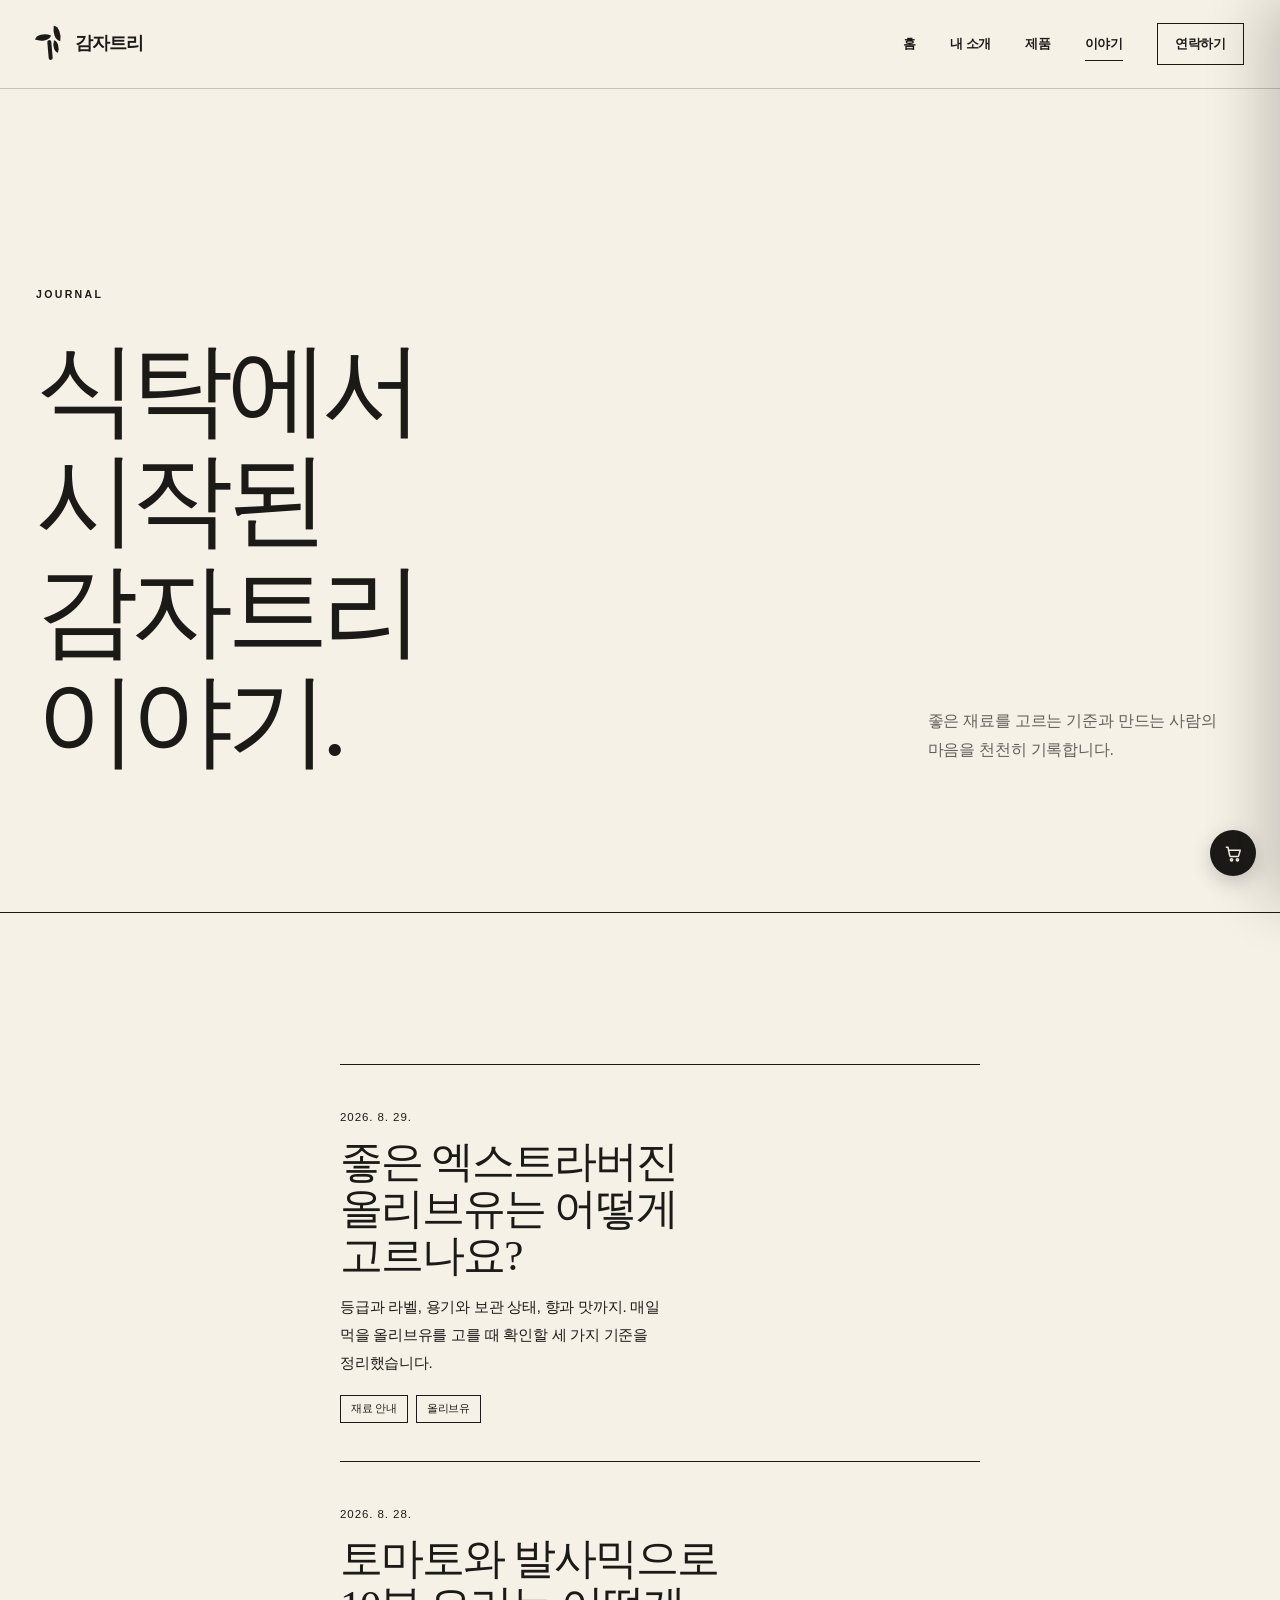
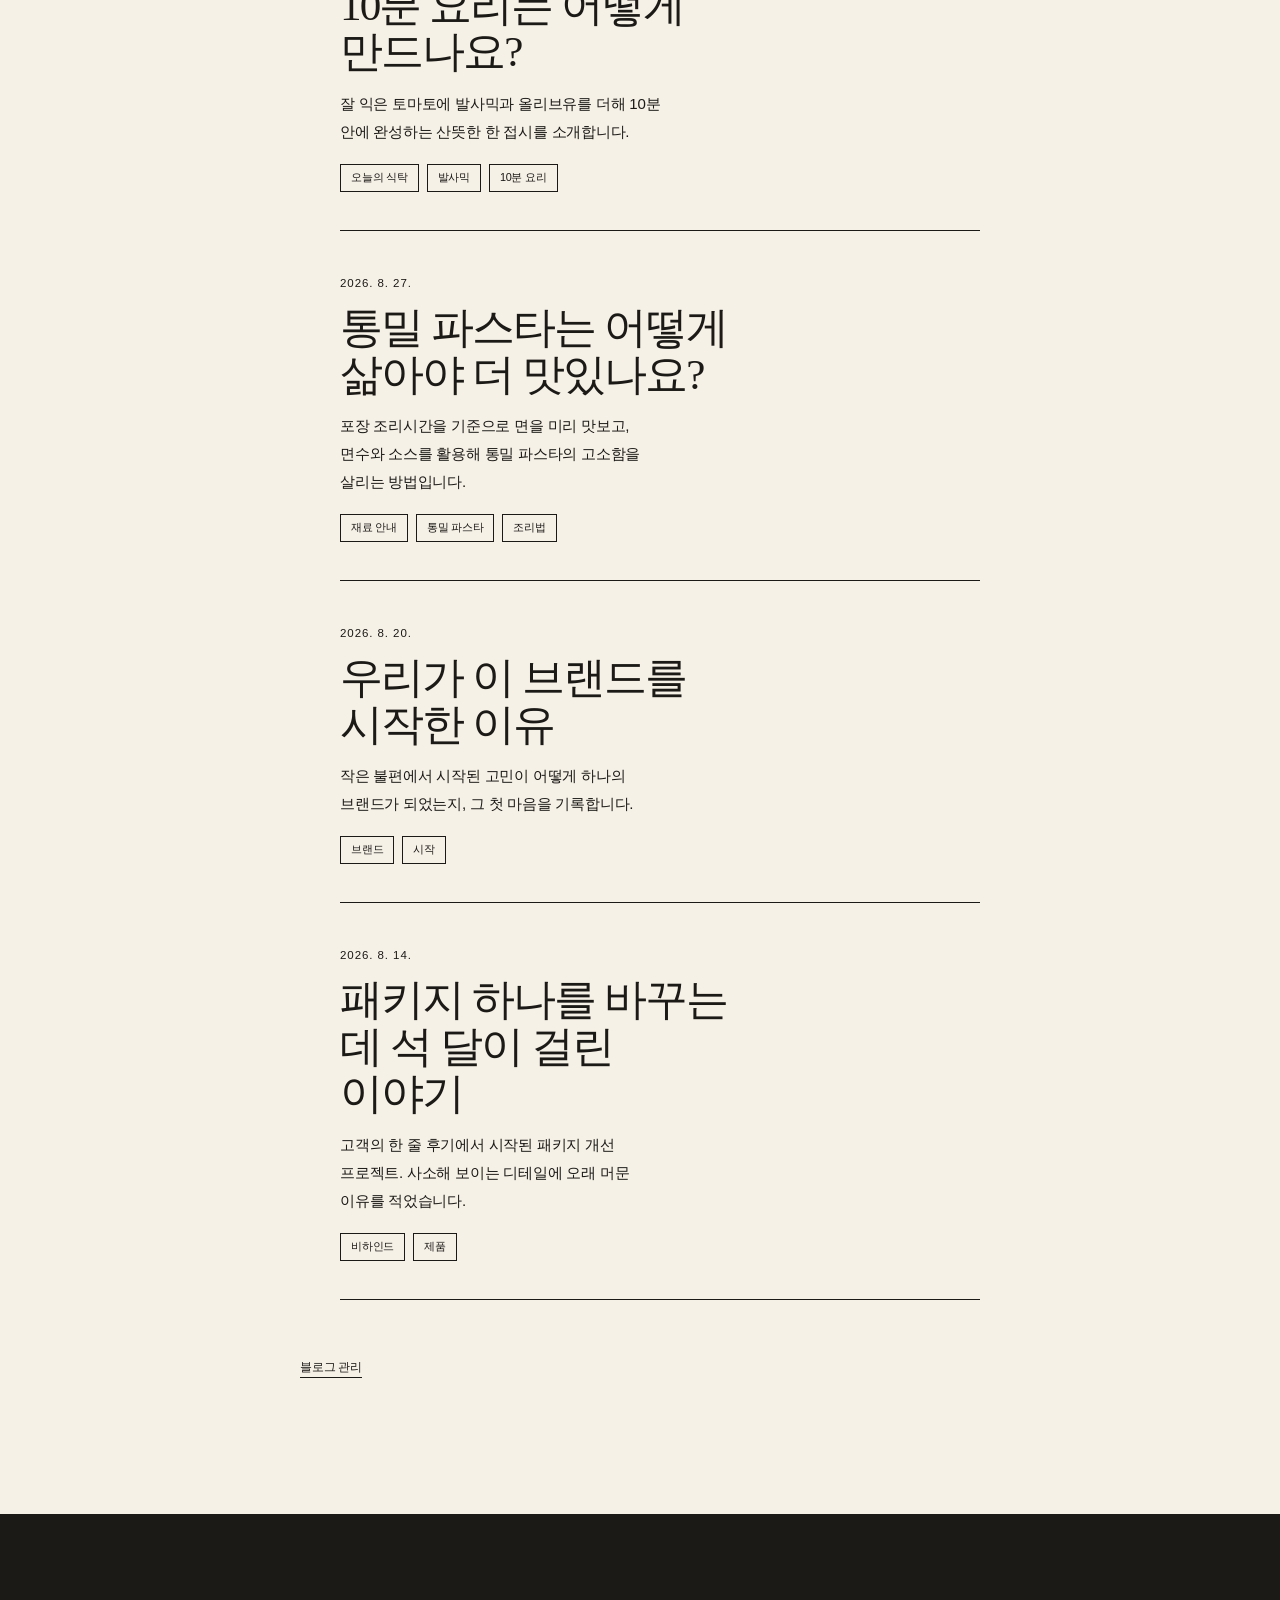
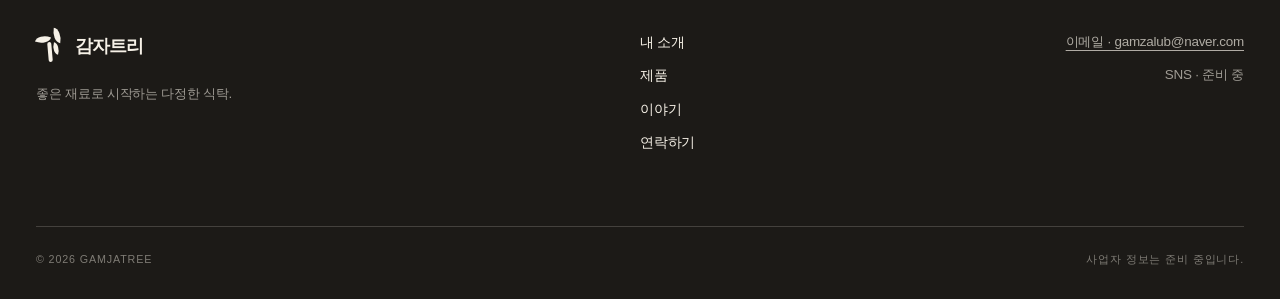
<file: story/index.html>
<!doctype html>
<html lang="ko">
<head>
  <meta charset="utf-8">
  <meta name="google-site-verification" content="6rtwMVO72HleAOvHGdn6claPq7hds24UF0OJw_m_YjY">
  <meta name="viewport" content="width=device-width, initial-scale=1">
  <meta name="description" content="감자트리의 식재료와 식탁 이야기를 기록합니다.">
  <meta name="theme-color" content="#F6F1E7">
  <title>이야기 — 감자트리</title>
  <link rel="stylesheet" href="../assets/style.css">
  <script src="../assets/main.js" defer></script>
  <style>
    .blog-index .page-hero { min-height: 72svh; }
    .blog-list-section { padding-block: max(15vh, 110px); }
    .blog-wrap { width: min(680px, calc(100% - 48px)); margin-inline: auto; }
    .blog-list { list-style: none; }
    .blog-card { border-top: 1px solid var(--ink); }
    .blog-card:last-child { border-bottom: 1px solid var(--ink); }
    .blog-card a { display: block; padding: 38px 0; color: inherit; text-decoration: none; }
    .blog-card time { font-size: .72rem; letter-spacing: .08em; }
    .blog-card h2 { max-width: 18ch; margin: 10px 0 14px; font-size: clamp(1.8rem, 4vw, 2.7rem); letter-spacing: -.045em; }
    .blog-card .summary { max-width: 40ch; font-size: .94rem; }
    .blog-tags { display: flex; gap: 8px; flex-wrap: wrap; margin-top: 18px; }
    .blog-tag { padding: 4px 10px; border: 1px solid var(--ink); font-size: .68rem; }
    .blog-admin { display: inline-block; margin-top: 42px; font-size: .72rem; border-bottom: 1px solid var(--ink); }
    .blog-empty { padding: 15vh 0; text-align: center; }
    .blog-empty strong { display: block; margin-bottom: 10px; font-family: var(--serif); font-size: 1.5rem; }
    @media (max-width: 640px) {
      .blog-wrap { width: min(100% - 32px, 680px); }
      .blog-card a { padding: 32px 0; }
    }
  </style>
  <link rel="stylesheet" href="../assets/cart.css">
</head>
<body class="blog-index">
  <a class="skip-link" href="#main">본문으로 바로가기</a>
  <header class="site-header">
    <div class="container nav-wrap">
      <a class="brand" href="../index.html" aria-label="감자트리 홈"><span class="brand-mark" aria-hidden="true"><i></i><i></i><i></i></span><span>감자트리</span></a>
      <button class="menu-button" type="button" aria-expanded="false" aria-controls="site-nav"><span class="sr-only">메뉴 열기</span><span></span><span></span></button>
      <nav class="site-nav" id="site-nav" aria-label="주요 메뉴">
        <a href="../index.html">홈</a><a href="../about.html">내 소개</a><a href="../products.html">제품</a><a href="./" aria-current="page">이야기</a><a class="nav-cta" href="../contact.html">연락하기</a>
      </nav>
    </div>
  </header>
  <main id="main">
    <section class="page-hero">
      <div class="container page-hero-grid">
        <div><p class="eyebrow">JOURNAL</p><h1>식탁에서 시작된<br>감자트리 이야기.</h1></div>
        <p class="page-intro">좋은 재료를 고르는 기준과 만드는 사람의 마음을 천천히 기록합니다.</p>
      </div>
    </section>
    <section class="blog-list-section" aria-label="이야기 목록">
      <div class="blog-wrap">
        <ul class="blog-list" id="list"></ul>
        <a class="blog-admin" href="admin.html">블로그 관리</a>
      </div>
    </section>
  </main>
<script>
(function(){
  var list = document.getElementById('list');

  function el(tag, cls, text){
    var n = document.createElement(tag);
    if (cls) n.className = cls;
    if (text != null) n.textContent = text;
    return n;
  }

  function fmtDate(s){
    var d = new Date(s + 'T00:00:00');
    if (isNaN(d)) return s || '';
    return d.getFullYear() + '. ' + (d.getMonth()+1) + '. ' + d.getDate() + '.';
  }

  function render(posts){
    if (!Array.isArray(posts) || posts.length === 0){
      var empty = el('div','blog-empty');
      empty.appendChild(el('strong', null, '아직 올라온 글이 없습니다'));
      empty.appendChild(document.createTextNode('첫 번째 이야기를 준비하고 있어요. 곧 만나요.'));
      list.replaceWith(empty);
      return;
    }
    posts = posts.slice().sort(function(a,b){
      return String(b.date||'').localeCompare(String(a.date||''));
    });
    posts.forEach(function(p){
      var li = el('li','blog-card');
      var a = el('a');
      a.href = p.url ? String(p.url) : 'post.html?id=' + encodeURIComponent(p.id || '');
      var t = el('time', null, fmtDate(p.date));
      t.setAttribute('datetime', String(p.date||''));
      a.appendChild(t);
      a.appendChild(el('h2', null, String(p.title || '(제목 없음)')));
      if (p.summary) a.appendChild(el('p','summary', String(p.summary)));
      if (Array.isArray(p.tags) && p.tags.length){
        var tags = el('div','blog-tags');
        p.tags.forEach(function(tg){ tags.appendChild(el('span','blog-tag', String(tg))); });
        a.appendChild(tags);
      }
      li.appendChild(a);
      list.appendChild(li);
    });
  }

  fetch('posts.json', {cache:'no-store'})
    .then(function(r){ if(!r.ok) throw new Error(r.status); return r.json(); })
    .then(render)
    .catch(function(){
      list.replaceWith(el('div','blog-empty','글 목록을 불러오지 못했습니다. 잠시 후 새로고침해 주세요.'));
    });
})();
</script>

  <footer class="site-footer">
    <div class="container footer-grid">
      <div><a class="brand footer-brand" href="../index.html"><span class="brand-mark" aria-hidden="true"><i></i><i></i><i></i></span><span>감자트리</span></a><p>좋은 재료로 시작하는 다정한 식탁.</p></div>
      <div class="footer-links"><a href="../about.html">내 소개</a><a href="../products.html">제품</a><a href="./" aria-current="page">이야기</a><a href="../contact.html">연락하기</a></div>
      <div class="footer-contact"><a href="mailto:gamzalub@naver.com" target="_blank" rel="noopener noreferrer">이메일 · gamzalub@naver.com</a><p class="footer-social-pending">SNS · 준비 중</p></div>
    </div>
    <div class="container footer-bottom"><span>© <span data-year></span> GAMJATREE</span><span>사업자 정보는 준비 중입니다.</span></div>
  </footer>
  <script src="../assets/cart.js" defer></script>
</body>
</html>
</file>
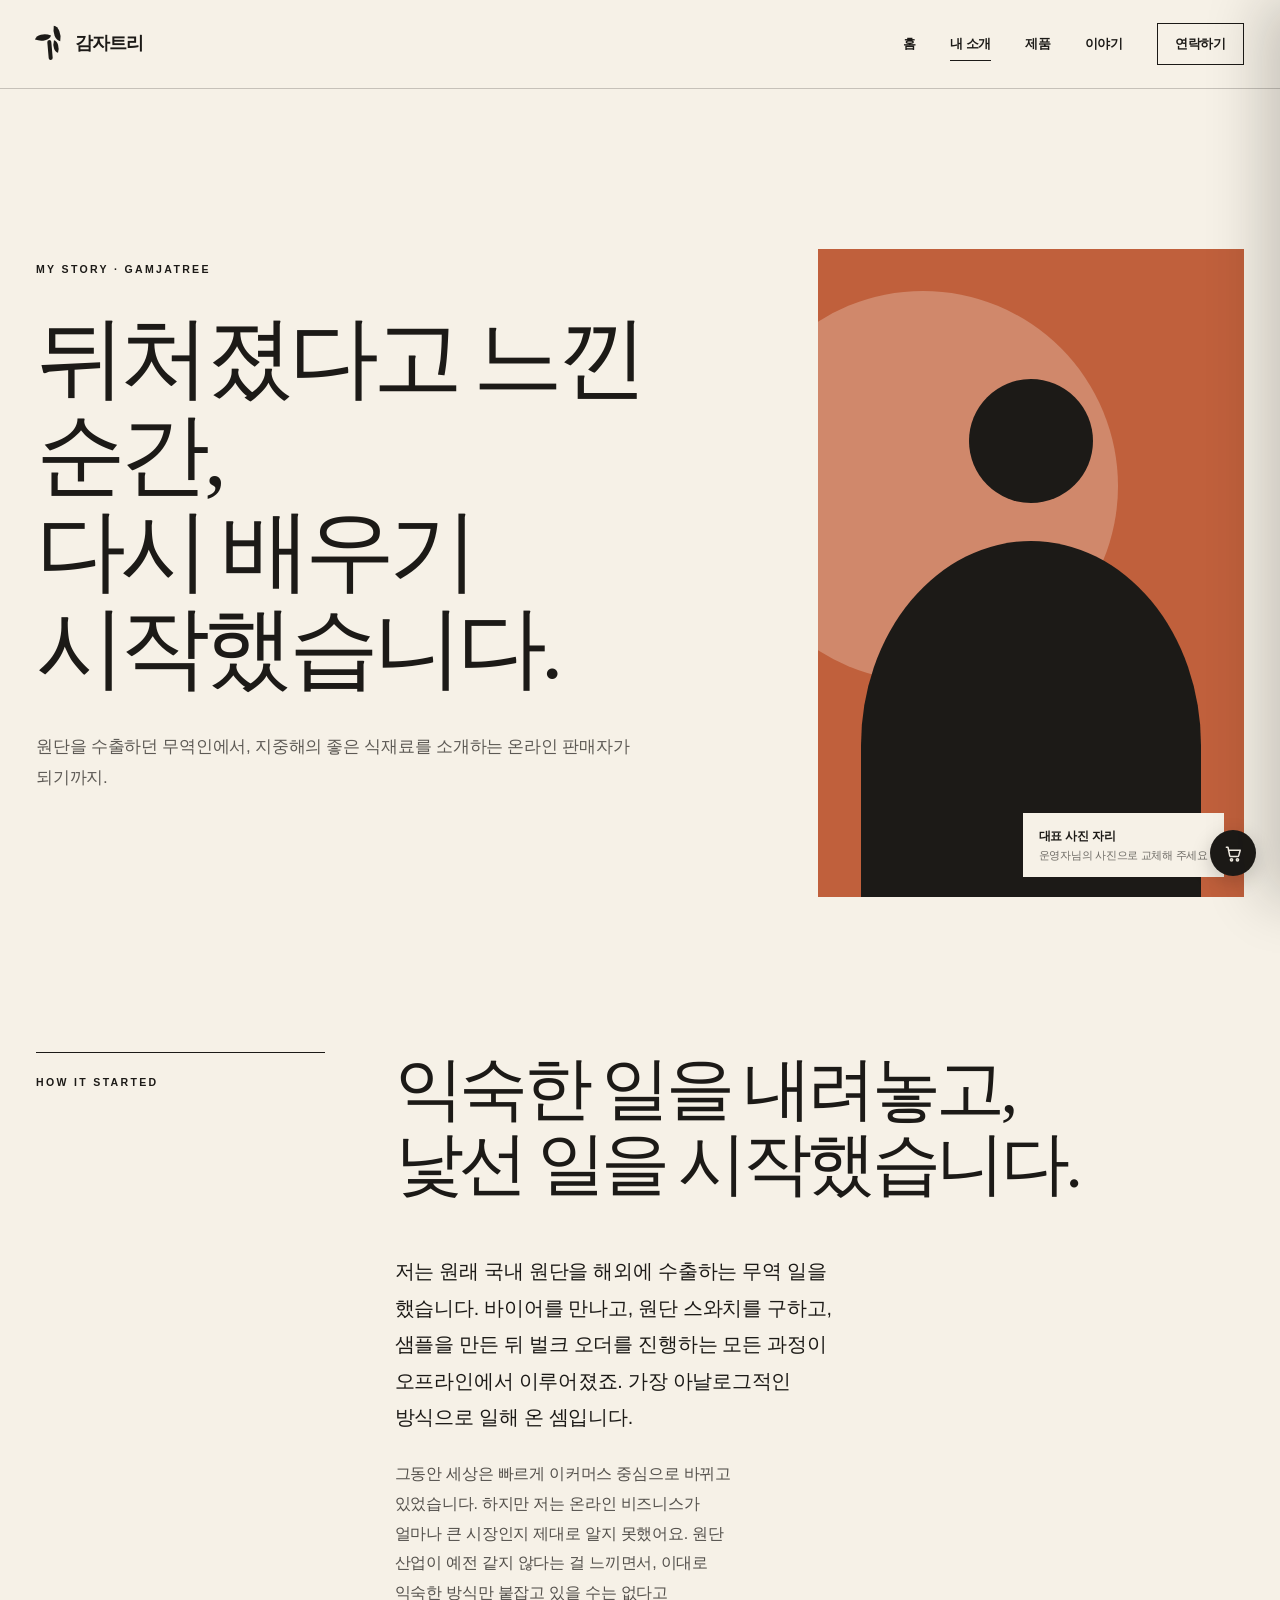
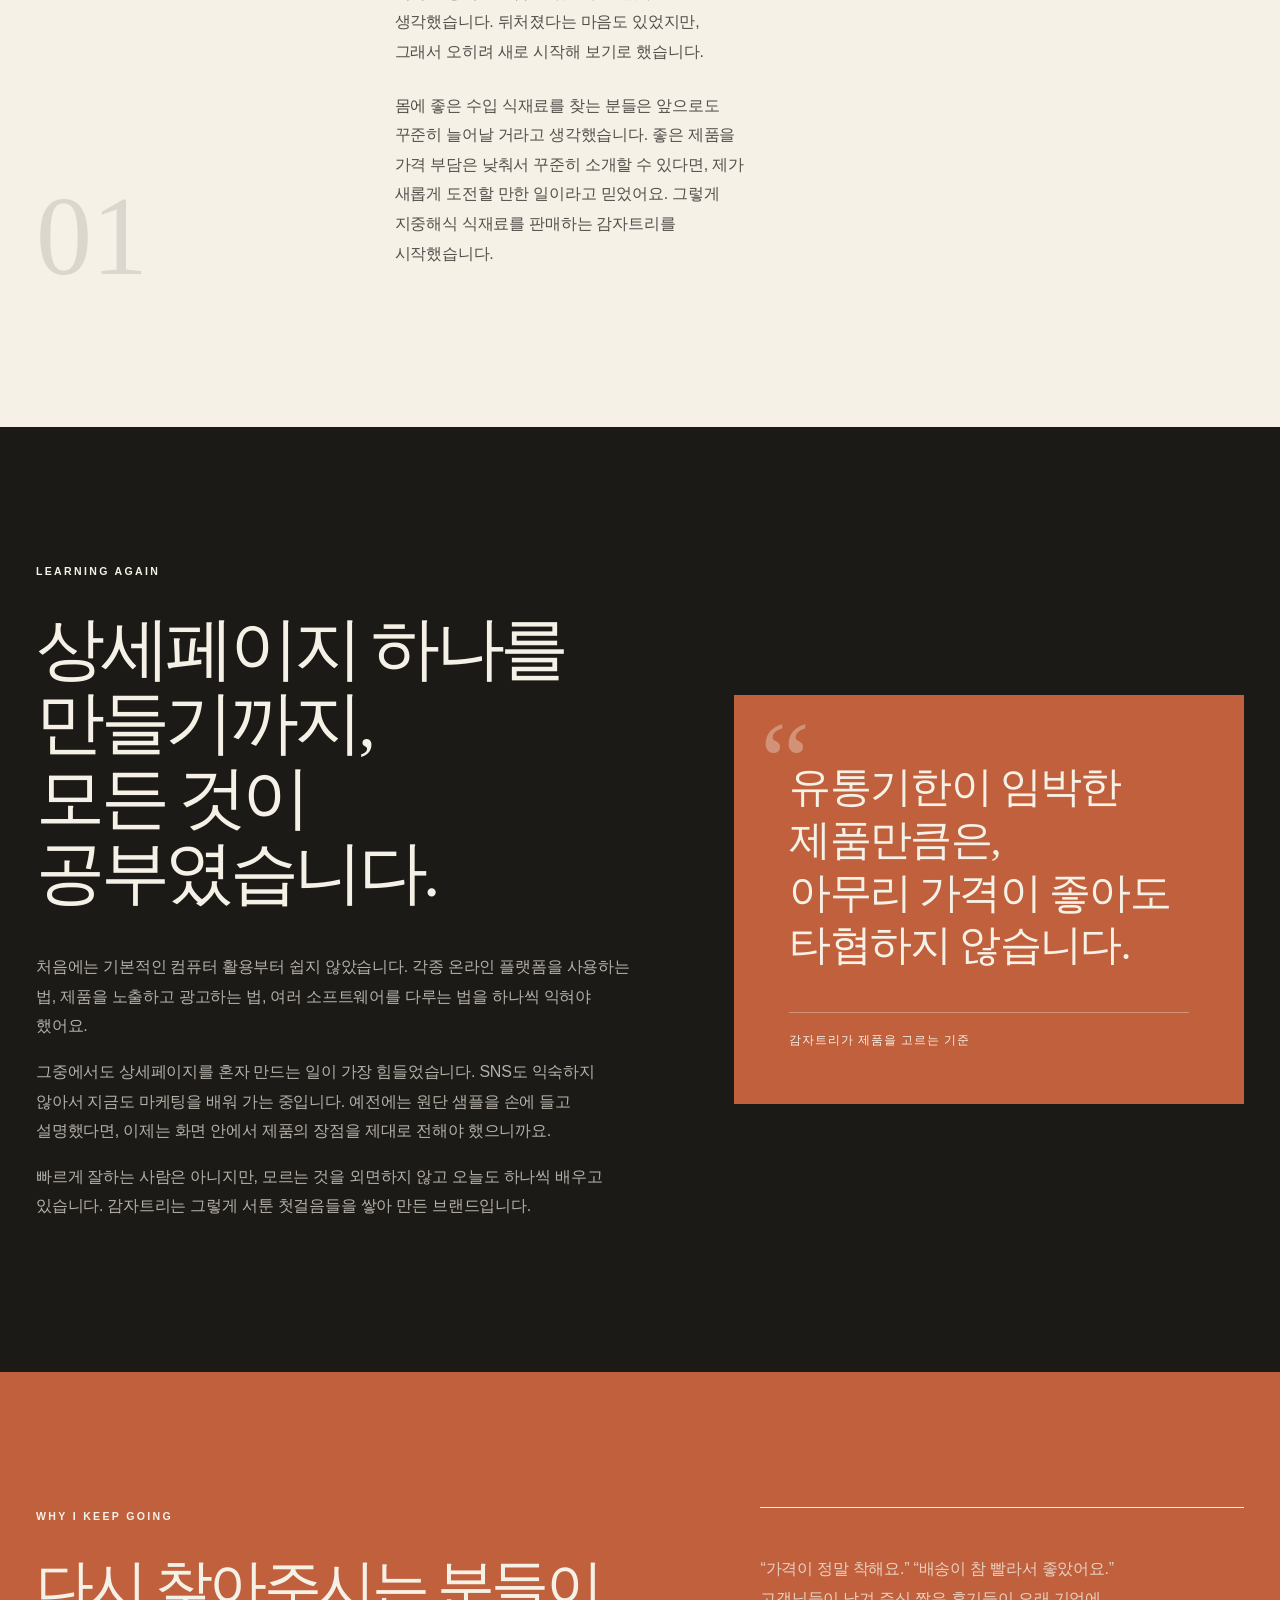
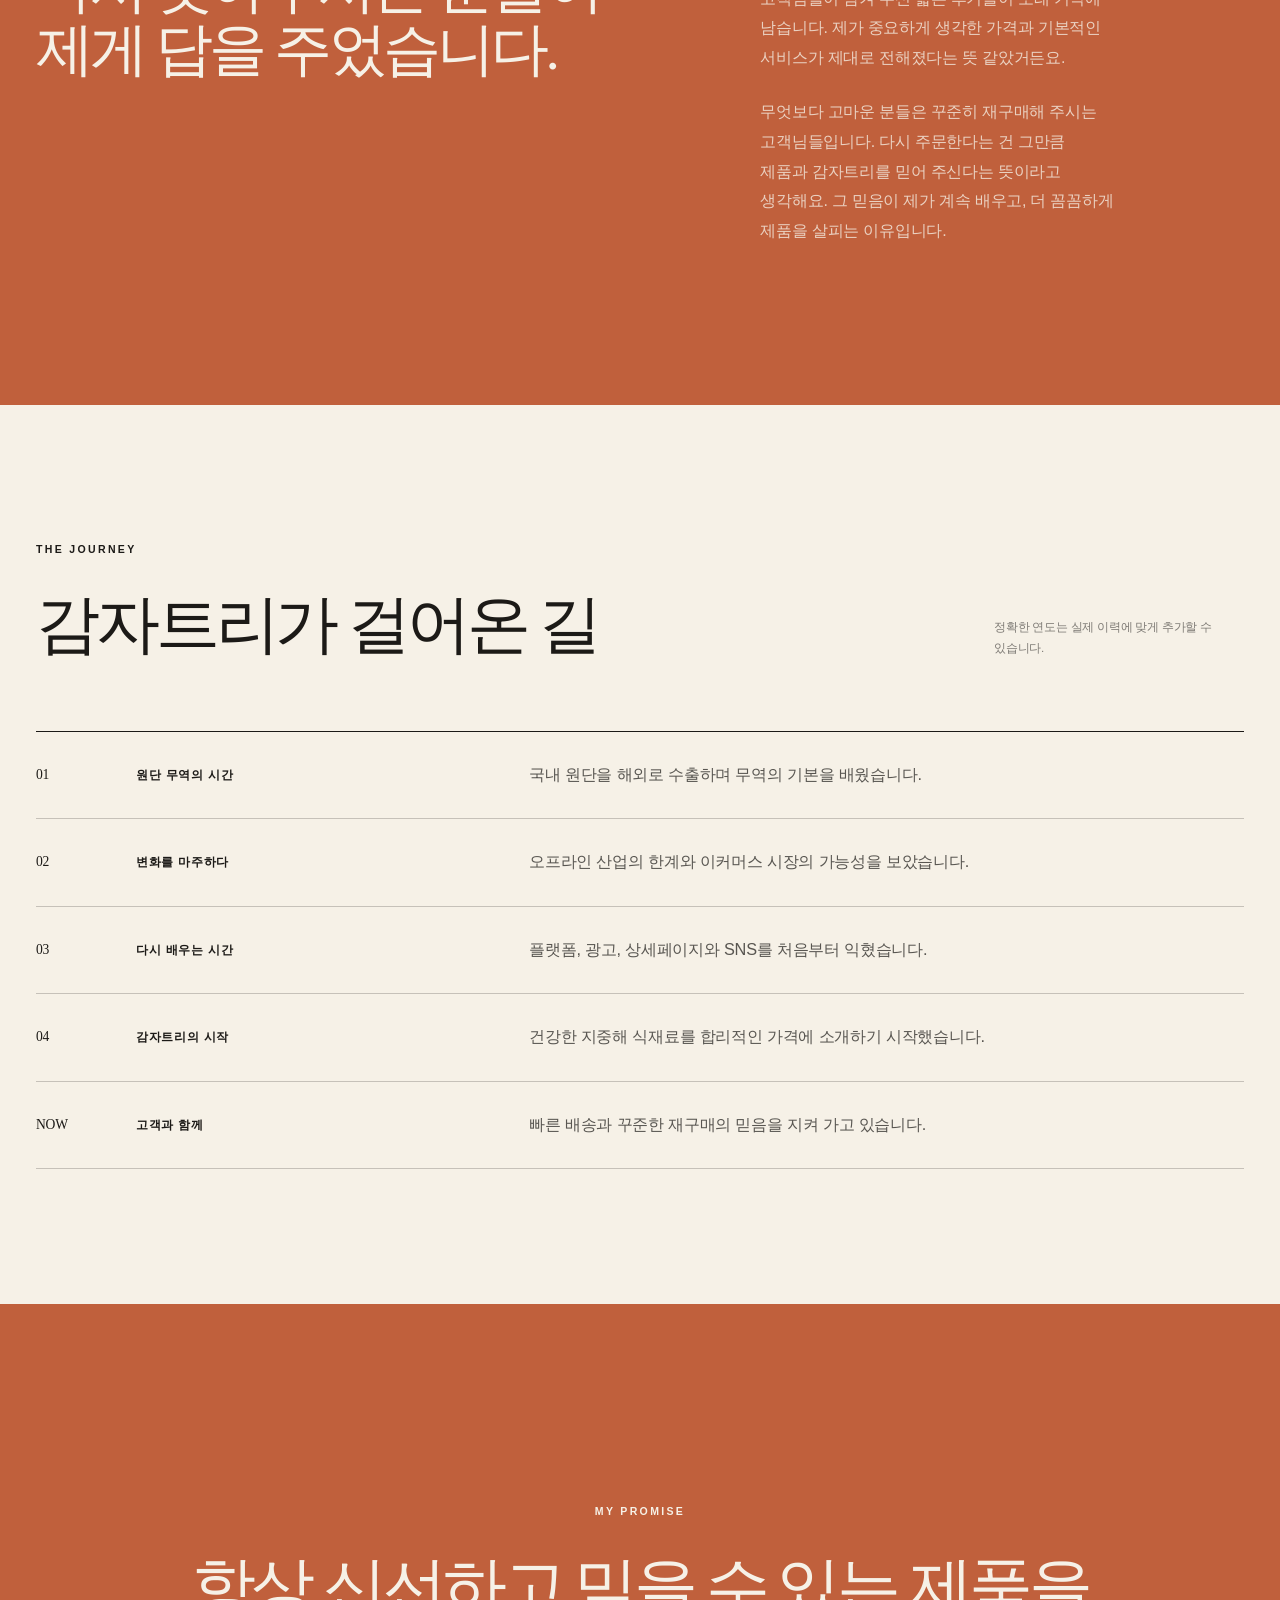
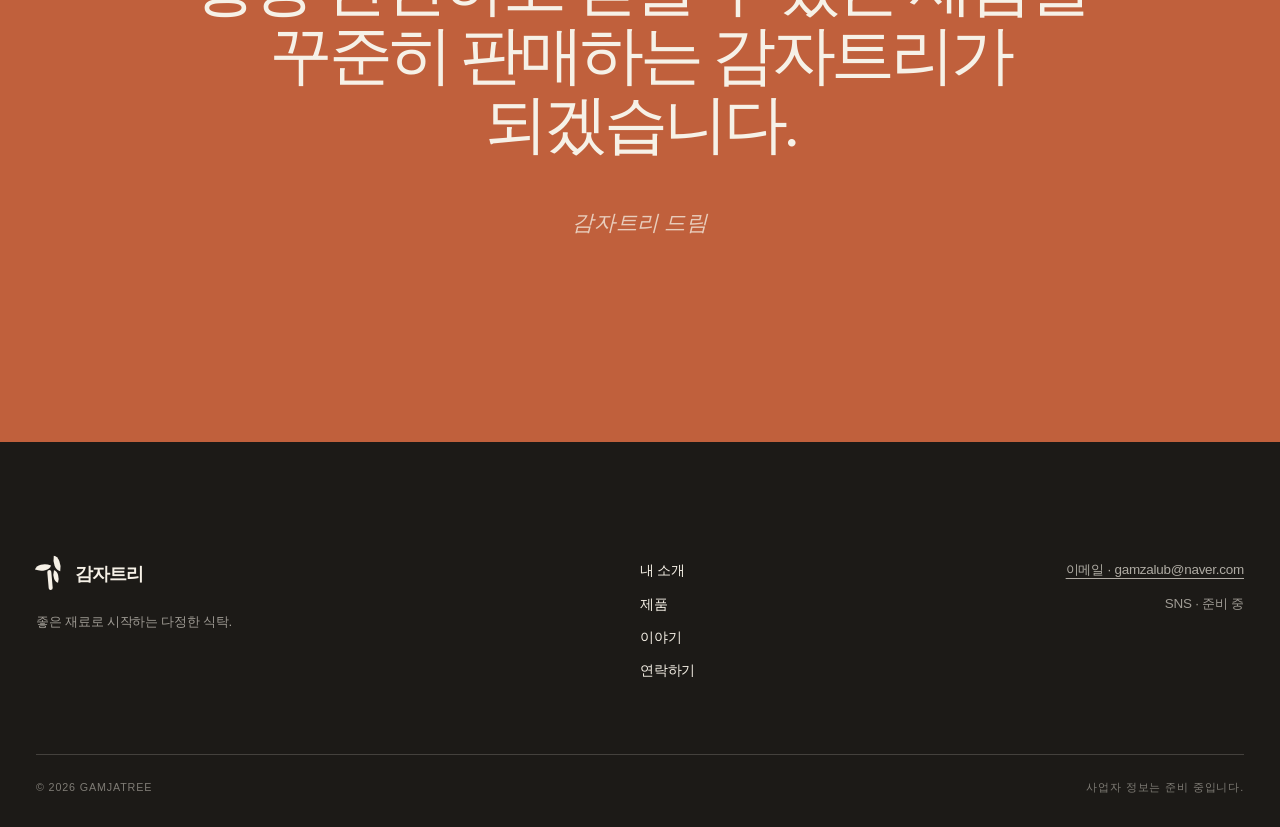
<file: about.html>
<!doctype html>
<html lang="ko">
<head>
  <meta charset="utf-8"><meta name="google-site-verification" content="6rtwMVO72HleAOvHGdn6claPq7hds24UF0OJw_m_YjY"><meta name="viewport" content="width=device-width, initial-scale=1">
  <meta name="description" content="원단 무역에서 이커머스로, 다시 배우며 감자트리를 시작한 운영자의 이야기입니다."><meta name="theme-color" content="#F6F1E7">
  <title>내 소개 — 감자트리</title><link rel="stylesheet" href="assets/style.css"><script src="assets/main.js" defer></script>
  <link rel="stylesheet" href="assets/cart.css">
</head>
<body>
  <a class="skip-link" href="#main">본문으로 바로가기</a>
  <header class="site-header"><div class="container nav-wrap">
    <a class="brand" href="index.html" aria-label="감자트리 홈"><span class="brand-mark" aria-hidden="true"><i></i><i></i><i></i></span><span>감자트리</span></a>
    <button class="menu-button" type="button" aria-expanded="false" aria-controls="site-nav"><span class="sr-only">메뉴 열기</span><span></span><span></span></button>
    <nav class="site-nav" id="site-nav" aria-label="주요 메뉴"><a href="index.html">홈</a><a href="about.html" aria-current="page">내 소개</a><a href="products.html">제품</a><a href="story/">이야기</a><a class="nav-cta" href="contact.html">연락하기</a></nav>
  </div></header>
  <main id="main">
    <section class="about-hero">
      <div class="container about-hero-grid">
        <div class="about-hero-copy reveal">
          <p class="eyebrow">MY STORY · GAMJATREE</p>
          <h1>뒤처졌다고 느낀 순간,<br>다시 배우기 시작했습니다.</h1>
          <p>원단을 수출하던 무역인에서, 지중해의 좋은 식재료를 소개하는 온라인 판매자가 되기까지.</p>
        </div>
        <figure class="founder-photo-placeholder reveal">
          <div class="photo-placeholder-art" aria-hidden="true"><span></span><i></i></div>
          <figcaption><span>대표 사진 자리</span><small>운영자님의 사진으로 교체해 주세요</small></figcaption>
        </figure>
      </div>
    </section>

    <section class="founder-story section-pad">
      <div class="container founder-story-grid">
        <div class="story-kicker reveal"><p class="eyebrow">HOW IT STARTED</p><p class="chapter-number">01</p></div>
        <div class="founder-narrative reveal">
          <h2>익숙한 일을 내려놓고,<br>낯선 일을 시작했습니다.</h2>
          <p class="lead-paragraph">저는 원래 국내 원단을 해외에 수출하는 무역 일을 했습니다. 바이어를 만나고, 원단 스와치를 구하고, 샘플을 만든 뒤 벌크 오더를 진행하는 모든 과정이 오프라인에서 이루어졌죠. 가장 아날로그적인 방식으로 일해 온 셈입니다.</p>
          <p>그동안 세상은 빠르게 이커머스 중심으로 바뀌고 있었습니다. 하지만 저는 온라인 비즈니스가 얼마나 큰 시장인지 제대로 알지 못했어요. 원단 산업이 예전 같지 않다는 걸 느끼면서, 이대로 익숙한 방식만 붙잡고 있을 수는 없다고 생각했습니다. 뒤처졌다는 마음도 있었지만, 그래서 오히려 새로 시작해 보기로 했습니다.</p>
          <p>몸에 좋은 수입 식재료를 찾는 분들은 앞으로도 꾸준히 늘어날 거라고 생각했습니다. 좋은 제품을 가격 부담은 낮춰서 꾸준히 소개할 수 있다면, 제가 새롭게 도전할 만한 일이라고 믿었어요. 그렇게 지중해식 식재료를 판매하는 감자트리를 시작했습니다.</p>
        </div>
      </div>
    </section>

    <section class="learning-story section-pad">
      <div class="container learning-grid">
        <div class="learning-copy reveal">
          <p class="eyebrow">LEARNING AGAIN</p>
          <h2>상세페이지 하나를 만들기까지,<br>모든 것이 공부였습니다.</h2>
          <p>처음에는 기본적인 컴퓨터 활용부터 쉽지 않았습니다. 각종 온라인 플랫폼을 사용하는 법, 제품을 노출하고 광고하는 법, 여러 소프트웨어를 다루는 법을 하나씩 익혀야 했어요.</p>
          <p>그중에서도 상세페이지를 혼자 만드는 일이 가장 힘들었습니다. SNS도 익숙하지 않아서 지금도 마케팅을 배워 가는 중입니다. 예전에는 원단 샘플을 손에 들고 설명했다면, 이제는 화면 안에서 제품의 장점을 제대로 전해야 했으니까요.</p>
          <p>빠르게 잘하는 사람은 아니지만, 모르는 것을 외면하지 않고 오늘도 하나씩 배우고 있습니다. 감자트리는 그렇게 서툰 첫걸음들을 쌓아 만든 브랜드입니다.</p>
        </div>
        <aside class="founder-quote reveal">
          <span aria-hidden="true">“</span>
          <blockquote>유통기한이 임박한 제품만큼은,<br>아무리 가격이 좋아도<br>타협하지 않습니다.</blockquote>
          <p>감자트리가 제품을 고르는 기준</p>
        </aside>
      </div>
    </section>

    <section class="customer-story section-pad">
      <div class="container customer-story-grid">
        <div class="customer-heading reveal"><p class="eyebrow">WHY I KEEP GOING</p><h2>다시 찾아주시는 분들이<br>제게 답을 주었습니다.</h2></div>
        <div class="customer-copy reveal"><p>“가격이 정말 착해요.” “배송이 참 빨라서 좋았어요.” 고객님들이 남겨 주신 짧은 후기들이 오래 기억에 남습니다. 제가 중요하게 생각한 가격과 기본적인 서비스가 제대로 전해졌다는 뜻 같았거든요.</p><p>무엇보다 고마운 분들은 꾸준히 재구매해 주시는 고객님들입니다. 다시 주문한다는 건 그만큼 제품과 감자트리를 믿어 주신다는 뜻이라고 생각해요. 그 믿음이 제가 계속 배우고, 더 꼼꼼하게 제품을 살피는 이유입니다.</p></div>
      </div>
    </section>

    <section class="timeline-section section-pad">
      <div class="container">
        <div class="section-top reveal"><div><p class="eyebrow">THE JOURNEY</p><h2>감자트리가 걸어온 길</h2></div><p class="timeline-note">정확한 연도는 실제 이력에 맞게 추가할 수 있습니다.</p></div>
        <ol class="brand-timeline">
          <li class="reveal"><span>01</span><div><p>원단 무역의 시간</p><h3>국내 원단을 해외로 수출하며 무역의 기본을 배웠습니다.</h3></div></li>
          <li class="reveal"><span>02</span><div><p>변화를 마주하다</p><h3>오프라인 산업의 한계와 이커머스 시장의 가능성을 보았습니다.</h3></div></li>
          <li class="reveal"><span>03</span><div><p>다시 배우는 시간</p><h3>플랫폼, 광고, 상세페이지와 SNS를 처음부터 익혔습니다.</h3></div></li>
          <li class="reveal"><span>04</span><div><p>감자트리의 시작</p><h3>건강한 지중해 식재료를 합리적인 가격에 소개하기 시작했습니다.</h3></div></li>
          <li class="reveal"><span>NOW</span><div><p>고객과 함께</p><h3>빠른 배송과 꾸준한 재구매의 믿음을 지켜 가고 있습니다.</h3></div></li>
        </ol>
      </div>
    </section>

    <section class="founder-promise section-pad">
      <div class="container founder-promise-inner reveal">
        <p class="eyebrow">MY PROMISE</p>
        <h2>항상 신선하고 믿을 수 있는 제품을<br>꾸준히 판매하는 감자트리가 되겠습니다.</h2>
        <p class="founder-sign">감자트리 드림</p>
      </div>
    </section>
  </main>
  <footer class="site-footer"><div class="container footer-grid"><div><a class="brand footer-brand" href="index.html"><span class="brand-mark" aria-hidden="true"><i></i><i></i><i></i></span><span>감자트리</span></a><p>좋은 재료로 시작하는 다정한 식탁.</p></div><div class="footer-links"><a href="about.html">내 소개</a><a href="products.html">제품</a><a href="story/">이야기</a><a href="contact.html">연락하기</a></div><div class="footer-contact"><a href="mailto:gamzalub@naver.com" target="_blank" rel="noopener noreferrer">이메일 · gamzalub@naver.com</a><p class="footer-social-pending">SNS · 준비 중</p></div></div><div class="container footer-bottom"><span>© <span data-year></span> GAMJATREE</span><span>사업자 정보는 준비 중입니다.</span></div></footer>
<script src="assets/cart.js" defer></script>
</body></html>
</file>
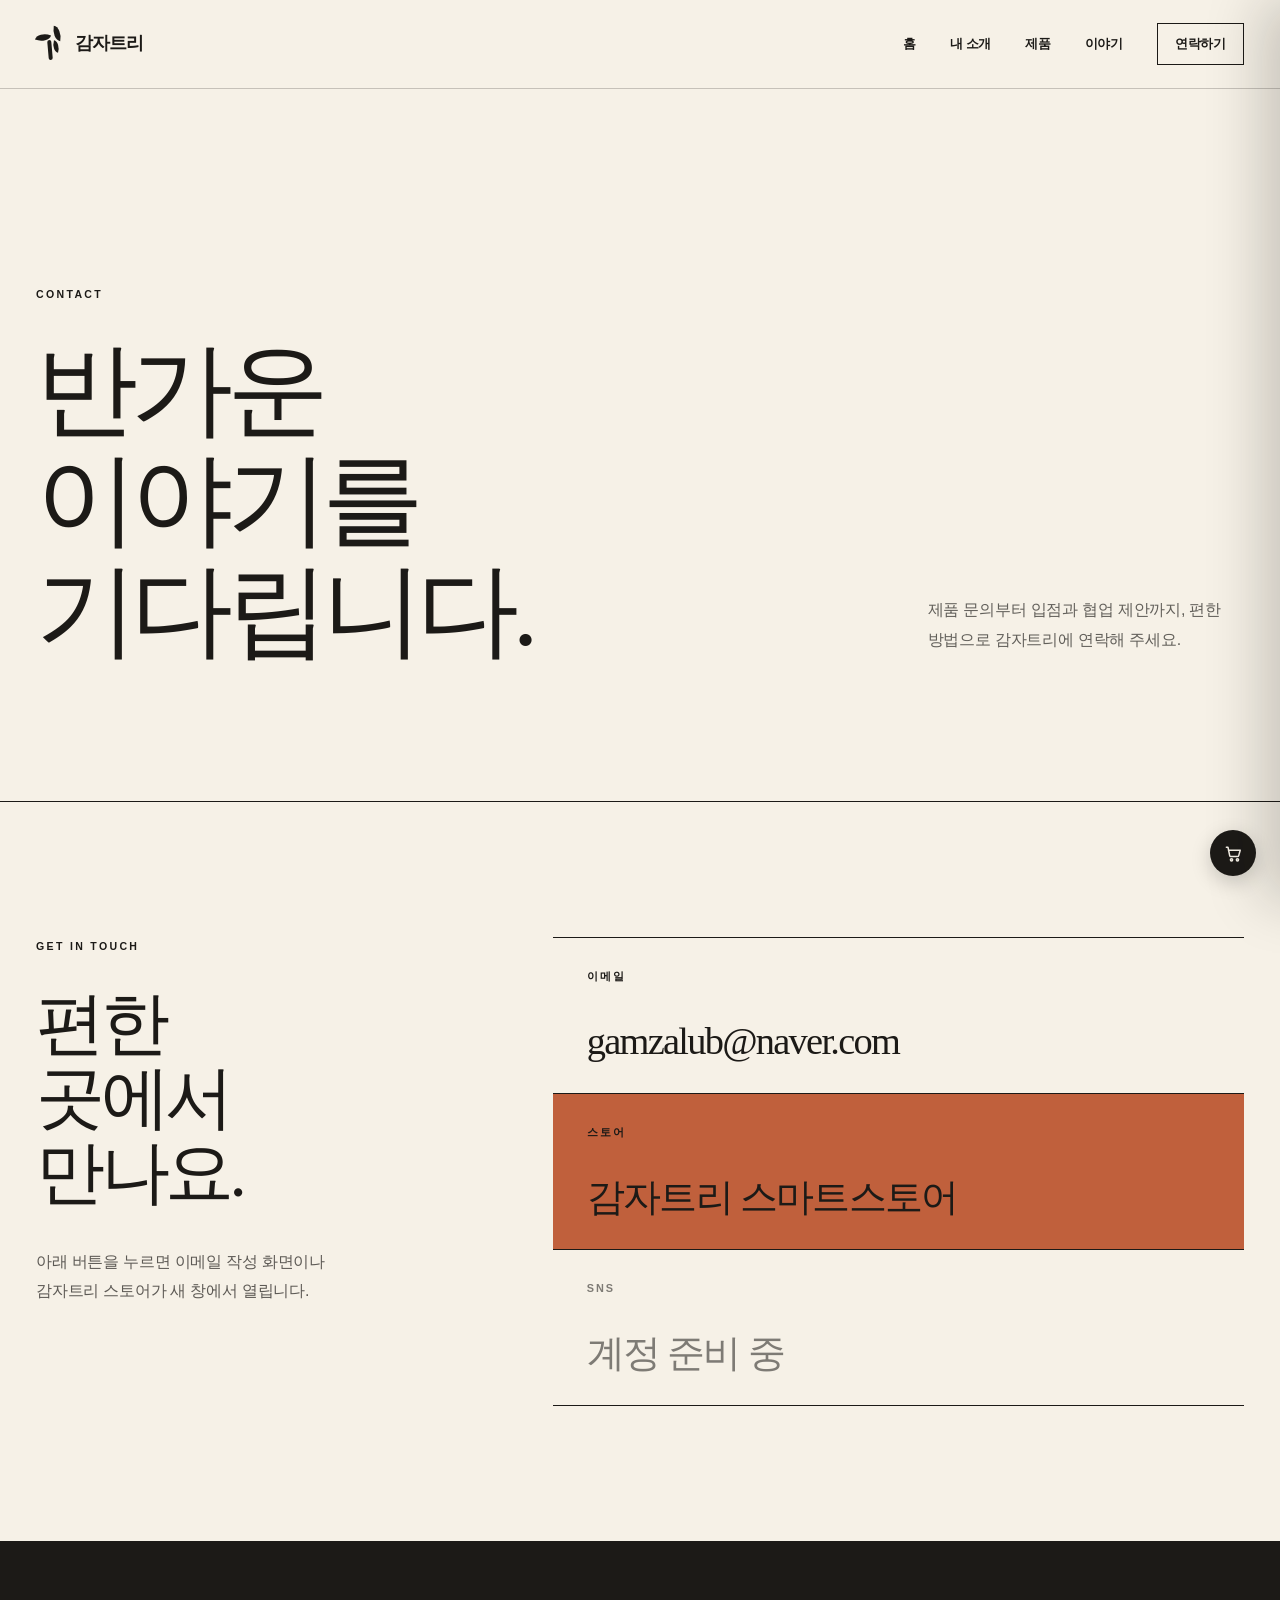
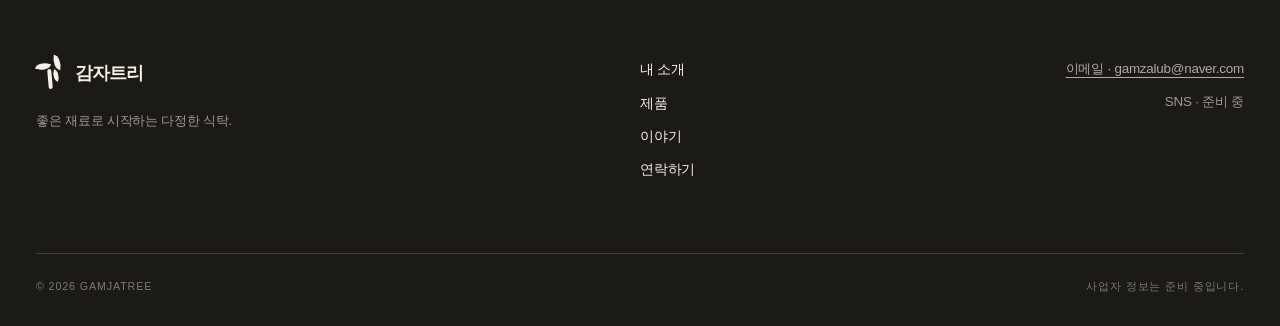
<file: contact.html>
<!doctype html>
<html lang="ko">
<head>
  <meta charset="utf-8"><meta name="google-site-verification" content="6rtwMVO72HleAOvHGdn6claPq7hds24UF0OJw_m_YjY"><meta name="viewport" content="width=device-width, initial-scale=1">
  <meta name="description" content="입점, 제품, 협업 등 감자트리에 궁금한 점을 남겨 주세요."><meta name="theme-color" content="#F6F1E7">
  <title>연락하기 — 감자트리</title><link rel="stylesheet" href="assets/style.css"><script src="assets/main.js" defer></script>
  <link rel="stylesheet" href="assets/cart.css">
</head>
<body>
  <a class="skip-link" href="#main">본문으로 바로가기</a>
  <header class="site-header"><div class="container nav-wrap"><a class="brand" href="index.html" aria-label="감자트리 홈"><span class="brand-mark" aria-hidden="true"><i></i><i></i><i></i></span><span>감자트리</span></a><button class="menu-button" type="button" aria-expanded="false" aria-controls="site-nav"><span class="sr-only">메뉴 열기</span><span></span><span></span></button><nav class="site-nav" id="site-nav" aria-label="주요 메뉴"><a href="index.html">홈</a><a href="about.html">내 소개</a><a href="products.html">제품</a><a href="story/">이야기</a><a class="nav-cta" href="contact.html" aria-current="page">연락하기</a></nav></div></header>
  <main id="main">
    <section class="page-hero"><div class="container page-hero-grid reveal"><div><p class="eyebrow">CONTACT</p><h1>반가운 이야기를<br>기다립니다.</h1></div><p class="page-intro">제품 문의부터 입점과 협업 제안까지, 편한 방법으로 감자트리에 연락해 주세요.</p></div></section>
    <section class="contact-section section-pad">
      <div class="container contact-panel reveal">
        <div class="contact-heading">
          <p class="eyebrow">GET IN TOUCH</p>
          <h2>편한 곳에서<br>만나요.</h2>
          <p>아래 버튼을 누르면 이메일 작성 화면이나 감자트리 스토어가 새 창에서 열립니다.</p>
        </div>
        <div class="contact-actions" aria-label="감자트리 연락처">
          <a class="contact-action" href="mailto:gamzalub@naver.com" target="_blank" rel="noopener noreferrer">
            <span>이메일</span><strong>gamzalub@naver.com</strong>
          </a>
          <a class="contact-action contact-action-accent" href="https://smartstore.naver.com/gamzatree" target="_blank" rel="noopener noreferrer">
            <span>스토어</span><strong>감자트리 스마트스토어</strong>
          </a>
          <div class="contact-action contact-action-pending" aria-disabled="true">
            <span>SNS</span><strong>계정 준비 중</strong>
          </div>
        </div>
      </div>
    </section>
  </main>
  <footer class="site-footer"><div class="container footer-grid"><div><a class="brand footer-brand" href="index.html"><span class="brand-mark" aria-hidden="true"><i></i><i></i><i></i></span><span>감자트리</span></a><p>좋은 재료로 시작하는 다정한 식탁.</p></div><div class="footer-links"><a href="about.html">내 소개</a><a href="products.html">제품</a><a href="story/">이야기</a><a href="contact.html">연락하기</a></div><div class="footer-contact"><a href="mailto:gamzalub@naver.com" target="_blank" rel="noopener noreferrer">이메일 · gamzalub@naver.com</a><p class="footer-social-pending">SNS · 준비 중</p></div></div><div class="container footer-bottom"><span>© <span data-year></span> GAMJATREE</span><span>사업자 정보는 준비 중입니다.</span></div></footer>
<script src="assets/cart.js" defer></script>
</body></html>
</file>
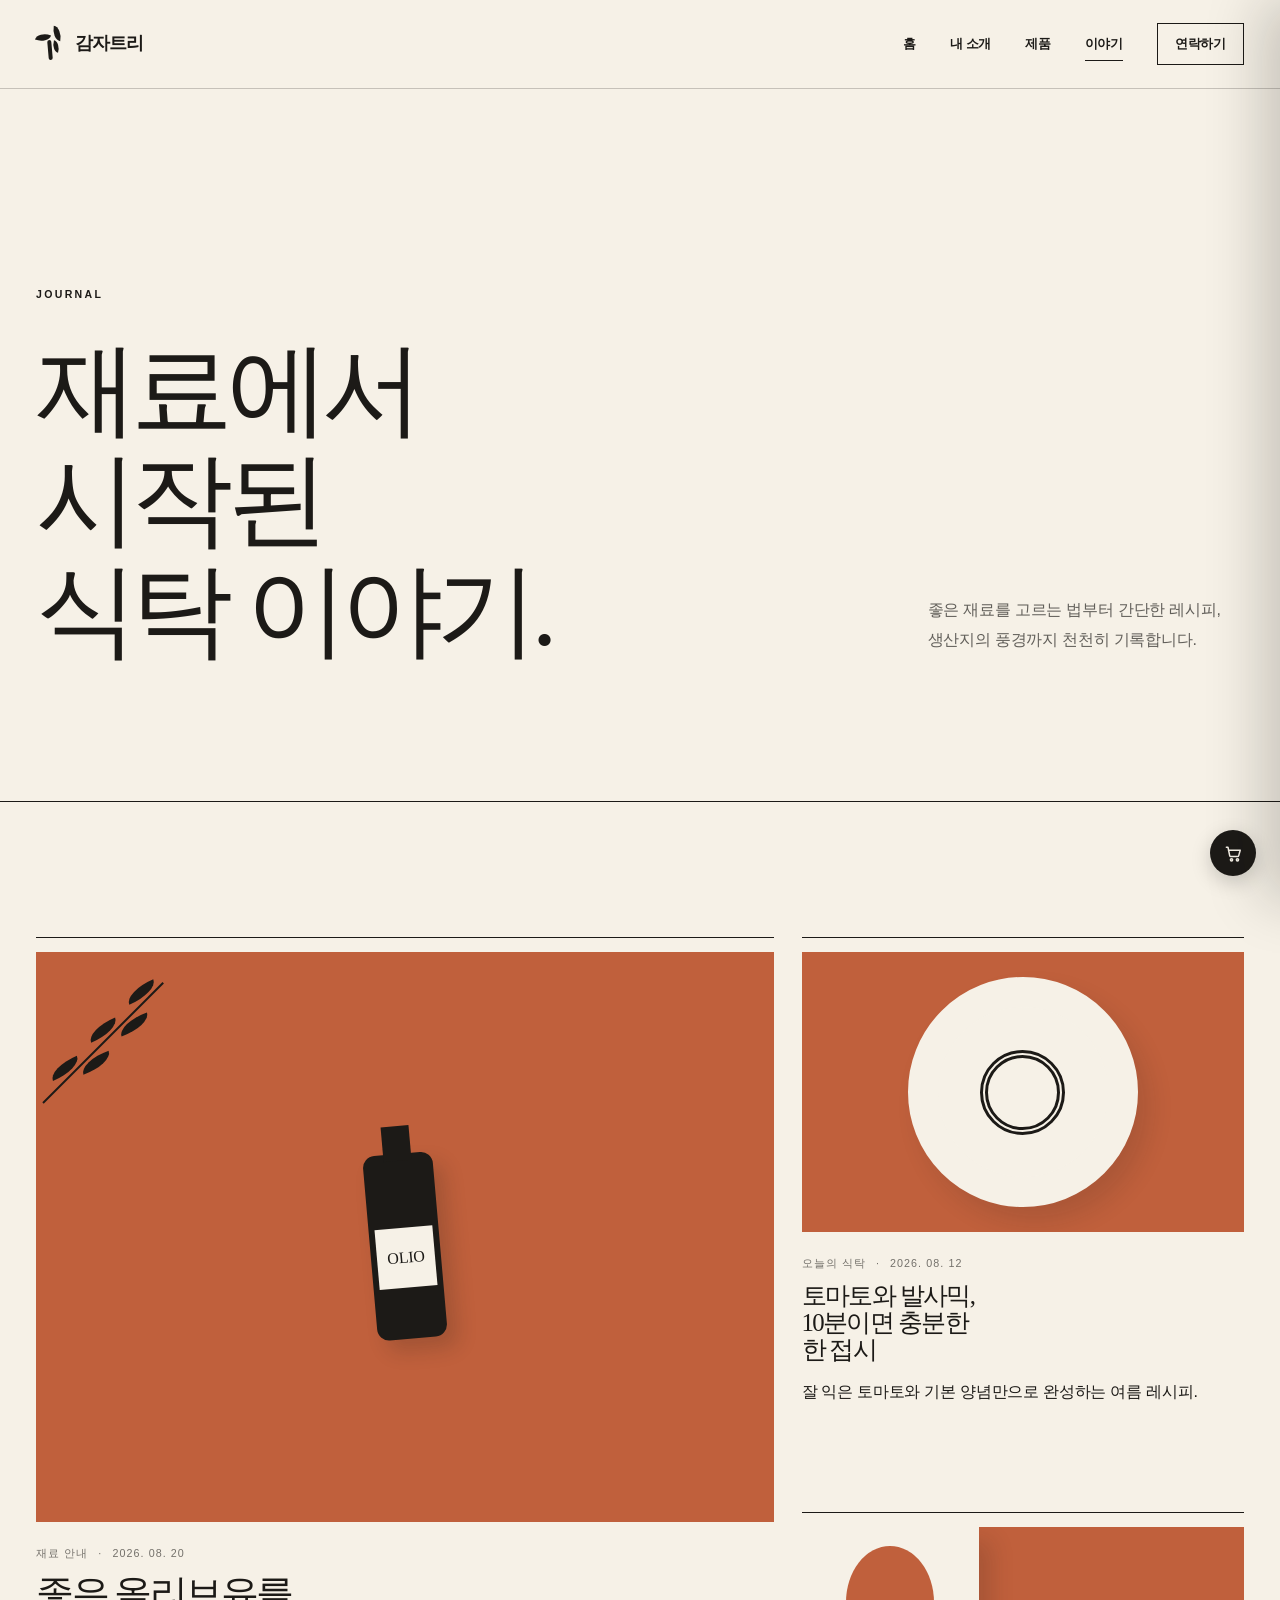
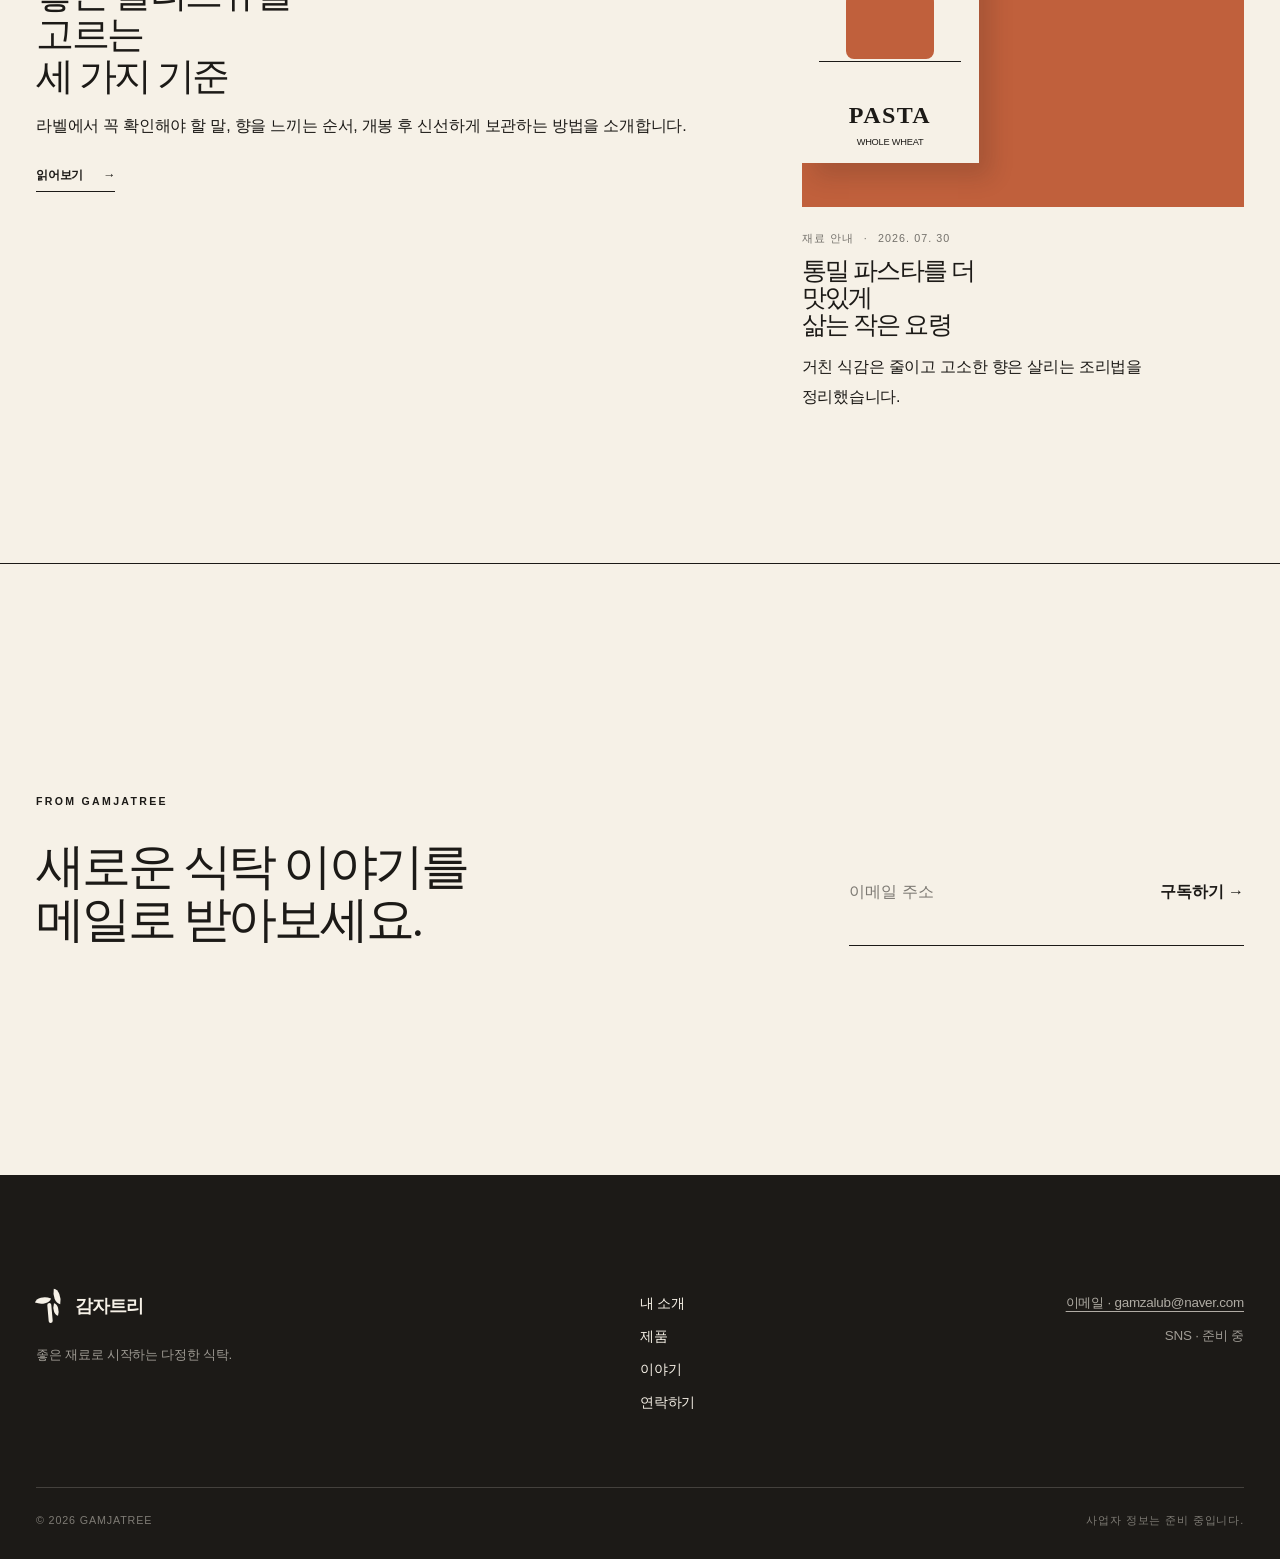
<file: stories.html>
<!doctype html>
<html lang="ko">
<head>
  <meta charset="utf-8"><meta name="google-site-verification" content="6rtwMVO72HleAOvHGdn6claPq7hds24UF0OJw_m_YjY"><meta name="viewport" content="width=device-width, initial-scale=1">
  <meta name="description" content="좋은 식재료를 더 맛있게 즐기는 법과 감자트리의 지중해 식탁 이야기를 전합니다."><meta name="theme-color" content="#F6F1E7">
  <title>이야기 — 감자트리</title><link rel="stylesheet" href="assets/style.css"><script src="assets/main.js" defer></script>
  <link rel="stylesheet" href="assets/cart.css">
</head>
<body>
  <a class="skip-link" href="#main">본문으로 바로가기</a>
  <header class="site-header"><div class="container nav-wrap"><a class="brand" href="index.html" aria-label="감자트리 홈"><span class="brand-mark" aria-hidden="true"><i></i><i></i><i></i></span><span>감자트리</span></a><button class="menu-button" type="button" aria-expanded="false" aria-controls="site-nav"><span class="sr-only">메뉴 열기</span><span></span><span></span></button><nav class="site-nav" id="site-nav" aria-label="주요 메뉴"><a href="index.html">홈</a><a href="about.html">내 소개</a><a href="products.html">제품</a><a href="story/" aria-current="page">이야기</a><a class="nav-cta" href="contact.html">연락하기</a></nav></div></header>
  <main id="main">
    <section class="page-hero"><div class="container page-hero-grid reveal"><div><p class="eyebrow">JOURNAL</p><h1>재료에서 시작된<br>식탁 이야기.</h1></div><p class="page-intro">좋은 재료를 고르는 법부터 간단한 레시피, 생산지의 풍경까지 천천히 기록합니다.</p></div></section>
    <section class="section-pad"><div class="container journal-grid">
      <article class="journal-card reveal"><a href="#" aria-label="좋은 올리브유를 고르는 세 가지 기준"><div class="journal-visual"><span class="mini-olive"></span><span class="olive-branch branch-one"><i></i><i></i><i></i><i></i><i></i></span></div><div class="journal-meta"><span>재료 안내</span><span>·</span><time datetime="2026-08-20">2026. 08. 20</time></div><h2>좋은 올리브유를 고르는<br>세 가지 기준</h2><p>라벨에서 꼭 확인해야 할 말, 향을 느끼는 순서, 개봉 후 신선하게 보관하는 방법을 소개합니다.</p><span class="text-link">읽어보기 <span aria-hidden="true">→</span></span></a></article>
      <article class="journal-card reveal"><a href="#"><div class="journal-visual orange"><span class="mini-plate"></span></div><div class="journal-meta"><span>오늘의 식탁</span><span>·</span><time datetime="2026-08-12">2026. 08. 12</time></div><h2>토마토와 발사믹,<br>10분이면 충분한 한 접시</h2><p>잘 익은 토마토와 기본 양념만으로 완성하는 여름 레시피.</p></a></article>
      <article class="journal-card reveal"><a href="#"><div class="journal-visual wheat"><span class="pasta-pack"><i></i><b>PASTA</b><small>Whole Wheat</small></span></div><div class="journal-meta"><span>재료 안내</span><span>·</span><time datetime="2026-07-30">2026. 07. 30</time></div><h2>통밀 파스타를 더 맛있게<br>삶는 작은 요령</h2><p>거친 식감은 줄이고 고소한 향은 살리는 조리법을 정리했습니다.</p></a></article>
    </div></section>
    <section class="newsletter section-pad"><div class="container newsletter-inner reveal"><div><p class="eyebrow">FROM GAMJATREE</p><h2>새로운 식탁 이야기를<br>메일로 받아보세요.</h2></div><form class="newsletter-form" data-demo-form><label class="sr-only" for="story-email">이메일 주소</label><input id="story-email" type="email" placeholder="이메일 주소" required><button type="submit">구독하기 <span aria-hidden="true">→</span></button><p class="form-status" aria-live="polite"></p></form></div></section>
  </main>
  <footer class="site-footer"><div class="container footer-grid"><div><a class="brand footer-brand" href="index.html"><span class="brand-mark" aria-hidden="true"><i></i><i></i><i></i></span><span>감자트리</span></a><p>좋은 재료로 시작하는 다정한 식탁.</p></div><div class="footer-links"><a href="about.html">내 소개</a><a href="products.html">제품</a><a href="story/">이야기</a><a href="contact.html">연락하기</a></div><div class="footer-contact"><a href="mailto:gamzalub@naver.com" target="_blank" rel="noopener noreferrer">이메일 · gamzalub@naver.com</a><p class="footer-social-pending">SNS · 준비 중</p></div></div><div class="container footer-bottom"><span>© <span data-year></span> GAMJATREE</span><span>사업자 정보는 준비 중입니다.</span></div></footer>
<script src="assets/cart.js" defer></script>
</body></html>
</file>
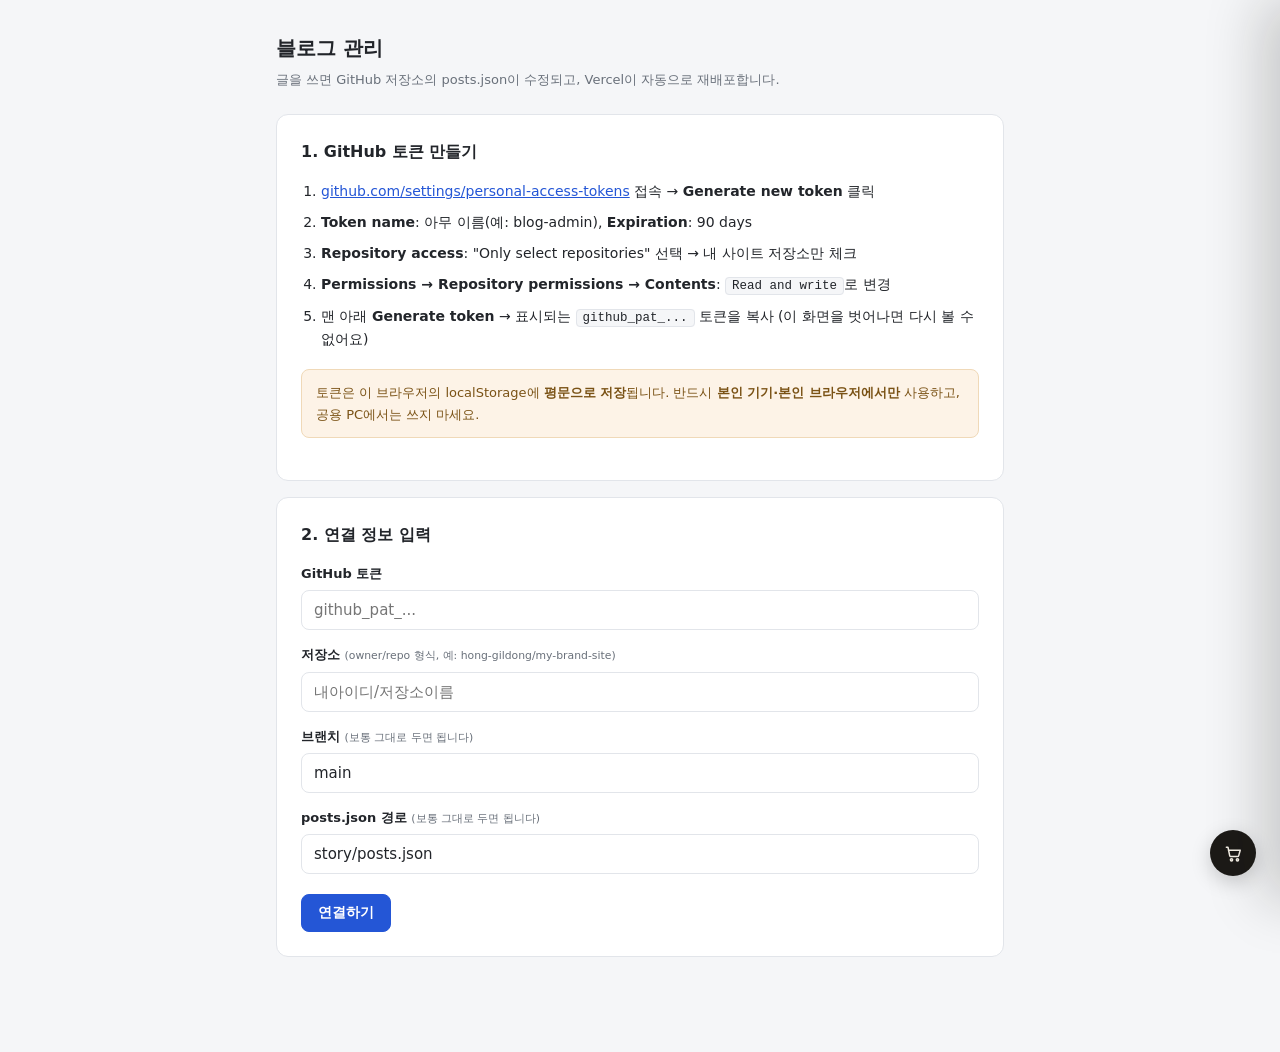
<file: story/admin.html>
<!DOCTYPE html>
<html lang="ko">
<head>
<meta charset="UTF-8">
<meta name="google-site-verification" content="6rtwMVO72HleAOvHGdn6claPq7hds24UF0OJw_m_YjY">
<meta name="viewport" content="width=device-width, initial-scale=1">
<meta name="robots" content="noindex, nofollow">
<title>블로그 관리</title>
<style>
:root{
  --a-bg:#f5f6f8; --a-panel:#ffffff; --a-ink:#22252a; --a-sub:#69707a;
  --a-line:#e2e5ea; --a-brand:#2456d6; --a-danger:#c0392b; --a-ok:#1e7e46;
}
*{margin:0;padding:0;box-sizing:border-box}
body{background:var(--a-bg);color:var(--a-ink);line-height:1.65;
  font-family:system-ui,-apple-system,'Apple SD Gothic Neo','Malgun Gothic',sans-serif;
  font-size:15px;min-height:100vh}
.wrap{max-width:760px;margin:0 auto;padding:32px 16px 80px}
h1{font-size:20px;font-weight:700;margin-bottom:4px}
.sub{color:var(--a-sub);font-size:13px;margin-bottom:24px}
.panel{background:var(--a-panel);border:1px solid var(--a-line);border-radius:12px;
  padding:24px;margin-bottom:16px}
.panel h2{font-size:16px;margin-bottom:14px}
ol.guide{margin:0 0 18px 20px;font-size:14px;color:var(--a-ink)}
ol.guide li{margin-bottom:8px}
ol.guide code{background:var(--a-bg);border:1px solid var(--a-line);border-radius:4px;
  padding:1px 6px;font-size:12.5px;word-break:break-all}
.warn{background:#fdf3e7;border:1px solid #f0d9b8;color:#7a5215;border-radius:8px;
  padding:12px 14px;font-size:13px;margin-bottom:18px}
label{display:block;font-size:13px;font-weight:600;margin:14px 0 6px}
label small{font-weight:400;color:var(--a-sub)}
input[type=text],input[type=password],input[type=date],textarea{
  width:100%;border:1px solid var(--a-line);border-radius:8px;padding:10px 12px;
  font-size:15px;font-family:inherit;background:#fff;color:var(--a-ink)}
input:focus,textarea:focus{outline:2px solid color-mix(in srgb,var(--a-brand) 35%,transparent);
  border-color:var(--a-brand)}
textarea{min-height:260px;resize:vertical;line-height:1.7}
.btn{display:inline-block;border:1px solid var(--a-line);background:#fff;color:var(--a-ink);
  border-radius:8px;padding:9px 16px;font-size:14px;font-weight:600;cursor:pointer;
  font-family:inherit}
.btn:hover{background:var(--a-bg)}
.btn.primary{background:var(--a-brand);border-color:var(--a-brand);color:#fff}
.btn.primary:hover{filter:brightness(1.08)}
.btn.danger{color:var(--a-danger)}
.btn.small{padding:5px 10px;font-size:12.5px;font-weight:500}
.btn:disabled{opacity:.5;cursor:default}
.row-actions{display:flex;gap:8px;margin-top:20px;flex-wrap:wrap}
.status{margin:14px 0 0;padding:11px 14px;border-radius:8px;font-size:13.5px;display:none}
.status.show{display:block}
.status.info{background:#eef3fd;color:#1d3f8f;border:1px solid #ccdaf6}
.status.ok{background:#e9f6ee;color:var(--a-ok);border:1px solid #c4e5d1}
.status.err{background:#fdeeec;color:var(--a-danger);border:1px solid #f2cdc7;white-space:pre-line}
.topbar{display:flex;justify-content:space-between;align-items:flex-start;gap:12px;
  flex-wrap:wrap;margin-bottom:20px}
.repo-chip{font-size:12.5px;color:var(--a-sub);background:var(--a-panel);
  border:1px solid var(--a-line);border-radius:999px;padding:4px 12px}
.tbl-wrap{overflow-x:auto}
table{width:100%;border-collapse:collapse;font-size:14px}
th,td{text-align:left;padding:11px 10px;border-bottom:1px solid var(--a-line);
  vertical-align:middle}
th{font-size:12px;color:var(--a-sub);font-weight:600;letter-spacing:.03em}
td.title-cell{font-weight:600;max-width:280px}
td .date{color:var(--a-sub);font-size:13px;white-space:nowrap}
td.ops{white-space:nowrap;text-align:right}
.empty-row td{color:var(--a-sub);text-align:center;padding:32px 10px}
.help{background:var(--a-bg);border:1px solid var(--a-line);border-radius:8px;
  padding:10px 14px;font-size:12.5px;color:var(--a-sub);margin-top:8px;line-height:1.8}
.help code{background:#fff;border:1px solid var(--a-line);border-radius:4px;padding:0 5px}
.hidden{display:none}
a.plain{color:var(--a-brand)}
@media (max-width:520px){
  .panel{padding:18px 14px}
  td.title-cell{max-width:150px}
}
</style>
<link rel="stylesheet" href="../assets/cart.css">
</head>
<body>
<div class="wrap">
  <h1>블로그 관리</h1>
  <p class="sub">글을 쓰면 GitHub 저장소의 posts.json이 수정되고, Vercel이 자동으로 재배포합니다.</p>

  <!-- ===== 연결 화면 ===== -->
  <section id="view-connect" class="hidden">
    <div class="panel">
      <h2>1. GitHub 토큰 만들기</h2>
      <ol class="guide">
        <li><a class="plain" href="https://github.com/settings/personal-access-tokens" target="_blank" rel="noopener">github.com/settings/personal-access-tokens</a> 접속 → <strong>Generate new token</strong> 클릭</li>
        <li><strong>Token name</strong>: 아무 이름(예: blog-admin), <strong>Expiration</strong>: 90 days</li>
        <li><strong>Repository access</strong>: "Only select repositories" 선택 → 내 사이트 저장소만 체크</li>
        <li><strong>Permissions → Repository permissions → Contents</strong>: <code>Read and write</code>로 변경</li>
        <li>맨 아래 <strong>Generate token</strong> → 표시되는 <code>github_pat_...</code> 토큰을 복사 (이 화면을 벗어나면 다시 볼 수 없어요)</li>
      </ol>
      <div class="warn">토큰은 이 브라우저의 localStorage에 <strong>평문으로 저장</strong>됩니다. 반드시 <strong>본인 기기·본인 브라우저에서만</strong> 사용하고, 공용 PC에서는 쓰지 마세요.</div>
    </div>
    <div class="panel">
      <h2>2. 연결 정보 입력</h2>
      <form id="connect-form">
        <label>GitHub 토큰</label>
        <input type="password" id="c-token" placeholder="github_pat_..." autocomplete="off" required>
        <label>저장소 <small>(owner/repo 형식, 예: hong-gildong/my-brand-site)</small></label>
        <input type="text" id="c-repo" placeholder="내아이디/저장소이름" autocomplete="off" required>
        <label>브랜치 <small>(보통 그대로 두면 됩니다)</small></label>
        <input type="text" id="c-branch" value="main" autocomplete="off">
        <label>posts.json 경로 <small>(보통 그대로 두면 됩니다)</small></label>
        <input type="text" id="c-path" value="story/posts.json" autocomplete="off">
        <div class="row-actions">
          <button type="submit" class="btn primary">연결하기</button>
        </div>
      </form>
      <div id="connect-status" class="status"></div>
    </div>
  </section>

  <!-- ===== 목록 화면 ===== -->
  <section id="view-list" class="hidden">
    <div class="topbar">
      <span class="repo-chip" id="repo-chip"></span>
      <div style="display:flex;gap:8px;flex-wrap:wrap">
        <a class="btn small" href="../index.html" id="open-blog">내 블로그 열기</a>
        <button class="btn small" id="btn-reload">새로고침</button>
        <button class="btn small danger" id="btn-disconnect">연결 해제</button>
      </div>
    </div>
    <div class="panel">
      <div style="display:flex;justify-content:space-between;align-items:center;margin-bottom:14px">
        <h2 style="margin:0">글 목록</h2>
        <button class="btn primary" id="btn-new">새 글 쓰기</button>
      </div>
      <div class="tbl-wrap">
        <table>
          <thead><tr><th>제목</th><th>날짜</th><th style="text-align:right">관리</th></tr></thead>
          <tbody id="post-rows"></tbody>
        </table>
      </div>
      <div id="list-status" class="status"></div>
    </div>
  </section>

  <!-- ===== 편집 화면 ===== -->
  <section id="view-edit" class="hidden">
    <div class="panel">
      <h2 id="edit-heading">새 글 쓰기</h2>
      <form id="edit-form">
        <label>제목</label>
        <input type="text" id="f-title" required>
        <label>날짜</label>
        <input type="date" id="f-date" required>
        <label>요약 <small>(목록 카드에 보이는 한두 문장)</small></label>
        <input type="text" id="f-summary">
        <label>태그 <small>(콤마로 구분, 예: 브랜드, 신제품)</small></label>
        <input type="text" id="f-tags">
        <label>본문</label>
        <textarea id="f-body" required></textarea>
        <label>작성자 <small>(검색·AI 신뢰 신호. 예: 홍길동 · ○○ 대표)</small></label>
        <input type="text" id="f-author">
        <label>FAQ <small>(선택. 한 줄에 하나, <code>질문 | 답</code> 형식 — 글 끝에 접이식으로 붙고 FAQ 구조화 데이터가 됩니다)</small></label>
        <textarea id="f-faq" rows="3" placeholder="무기자차는 왜 하얗게 뜨나요? | 산화아연·이산화티탄 입자가 빛을 반사해서입니다. 얇게 여러 번 펴 바르면 줄어듭니다."></textarea>
        <label>참고·출처 <small>(선택. 한 줄에 하나, <code>제목 | URL</code> 형식)</small></label>
        <textarea id="f-sources" rows="2" placeholder="식약처 기능성화장품 안내 | https://..."></textarea>
        <div class="help">
          본문 작성 규칙 (이것만 지원해요)<br>
          &bull; 문단 나누기: 빈 줄 한 줄<br>
          &bull; 소제목: 줄 맨 앞에 <code>## </code><br>
          &bull; 목록: 줄 맨 앞에 <code>- </code>
        </div>
        <div class="row-actions">
          <button type="submit" class="btn primary" id="btn-save">저장</button>
          <button type="button" class="btn" id="btn-cancel">취소</button>
        </div>
      </form>
      <div id="edit-status" class="status"></div>
    </div>
  </section>
</div>

<script>
(function(){
  'use strict';
  var LS_KEY = 'blogAdminConfig';
  var API = 'https://api.github.com';
  var config = null;      // {token, repo, branch, path}
  var posts = [];         // 현재 posts 배열
  var currentSha = null;  // posts.json의 현재 sha
  var editingId = null;   // 수정 중인 글 id (새 글이면 null)

  // ---------- 유틸 ----------
  function $(id){ return document.getElementById(id); }
  function show(id){ ['view-connect','view-list','view-edit'].forEach(function(v){
    $(v).classList.toggle('hidden', v !== id); }); window.scrollTo(0,0); }
  function setStatus(id, type, msg){
    var n = $(id);
    n.className = 'status show ' + type;
    n.textContent = msg;
  }
  function clearStatus(id){ $(id).className = 'status'; $(id).textContent=''; }

  // 유니코드 안전 base64
  function b64encode(str){
    var bytes = new TextEncoder().encode(str), bin = '';
    for (var i = 0; i < bytes.length; i++) bin += String.fromCharCode(bytes[i]);
    return btoa(bin);
  }
  function b64decode(b64){
    var bin = atob(b64.replace(/\s/g,'')), bytes = new Uint8Array(bin.length);
    for (var i = 0; i < bin.length; i++) bytes[i] = bin.charCodeAt(i);
    return new TextDecoder().decode(bytes);
  }

  function slugify(title){
    var s = String(title).toLowerCase()
      .replace(/[^a-z0-9가-힣]+/g, '-')
      .replace(/^-+|-+$/g, '')
      .slice(0, 40);
    return (s || 'post') + '-' + Date.now().toString(36);
  }

  function today(){
    var d = new Date();
    return d.getFullYear() + '-' + String(d.getMonth()+1).padStart(2,'0') + '-' +
      String(d.getDate()).padStart(2,'0');
  }

  // ---------- GitHub API ----------
  function gh(method, urlPath, body){
    return fetch(API + urlPath, {
      method: method,
      headers: {
        'Authorization': 'Bearer ' + config.token,
        'Accept': 'application/vnd.github+json',
        'X-GitHub-Api-Version': '2022-11-28'
      },
      body: body ? JSON.stringify(body) : undefined
    });
  }

  function contentsPath(){
    return '/repos/' + config.repo + '/contents/' +
      config.path.split('/').map(encodeURIComponent).join('/');
  }

  function friendlyError(status, detail){
    if (status === 401) return '토큰이 올바르지 않거나 만료되었습니다. 연결 해제 후 새 토큰으로 다시 연결해 주세요.';
    if (status === 403) return '권한이 없습니다. 토큰의 Repository access에 이 저장소가 포함되어 있고, Contents 권한이 Read and write인지 확인해 주세요.';
    if (status === 404) return '파일을 찾을 수 없습니다. 저장소 이름(owner/repo), 브랜치, posts.json 경로를 확인해 주세요.';
    return 'GitHub 오류 (' + status + ')' + (detail ? '\n' + detail : '');
  }

  function loadPosts(){
    return gh('GET', contentsPath() + '?ref=' + encodeURIComponent(config.branch))
      .then(function(r){
        if (!r.ok) return r.json().catch(function(){return {};}).then(function(j){
          throw new Error(friendlyError(r.status, j.message));
        });
        return r.json();
      })
      .then(function(j){
        currentSha = j.sha;
        var parsed;
        try { parsed = JSON.parse(b64decode(j.content)); }
        catch(e){ throw new Error('posts.json 파싱에 실패했습니다. 파일이 올바른 JSON인지 확인해 주세요.'); }
        posts = Array.isArray(parsed) ? parsed : [];
        return posts;
      });
  }

  // newPosts 저장. 409/sha 불일치 시 1회 재로드 후 재시도.
  function savePosts(newPosts, message, isRetry){
    var body = {
      message: message,
      content: b64encode(JSON.stringify(newPosts, null, 2) + '\n'),
      sha: currentSha,
      branch: config.branch
    };
    return gh('PUT', contentsPath(), body).then(function(r){
      if (r.ok) return r.json().then(function(j){
        currentSha = j.content && j.content.sha;
        posts = newPosts;
      });
      return r.json().catch(function(){return {};}).then(function(j){
        var conflict = r.status === 409 ||
          (r.status === 422 && /sha/i.test(j.message || ''));
        if (conflict && !isRetry){
          // 원격이 먼저 바뀜: 재로드 후 1회 재시도 (내 변경을 최신 상태 위에 다시 적용해야 하므로
          // 여기서는 sha만 새로 받아 같은 내용으로 재시도)
          return loadPosts().then(function(){
            return savePosts(newPosts, message, true);
          });
        }
        throw new Error(friendlyError(r.status, j.message));
      });
    });
  }

  // ---------- 화면: 연결 ----------
  $('connect-form').addEventListener('submit', function(e){
    e.preventDefault();
    var repo = $('c-repo').value.trim().replace(/^https?:\/\/github\.com\//,'').replace(/\/+$/,'');
    var cfg = {
      token: $('c-token').value.trim(),
      repo: repo,
      branch: $('c-branch').value.trim() || 'main',
      path: $('c-path').value.trim().replace(/^\/+/,'') || 'story/posts.json'
    };
    if (!/^[^\/\s]+\/[^\/\s]+$/.test(cfg.repo)){
      setStatus('connect-status','err','저장소는 owner/repo 형식으로 입력해 주세요. (예: hong-gildong/my-site)');
      return;
    }
    config = cfg;
    setStatus('connect-status','info','연결 확인 중...');
    loadPosts().then(function(){
      localStorage.setItem(LS_KEY, JSON.stringify(cfg));
      clearStatus('connect-status');
      renderList();
      show('view-list');
    }).catch(function(err){
      config = null;
      setStatus('connect-status','err', err.message);
    });
  });

  // ---------- 화면: 목록 ----------
  function renderList(){
    $('repo-chip').textContent = config.repo + ' · ' + config.branch + ' · ' + config.path;
    var tbody = $('post-rows');
    tbody.textContent = '';
    var sorted = posts.slice().sort(function(a,b){
      return String(b.date||'').localeCompare(String(a.date||''));
    });
    if (sorted.length === 0){
      var tr = document.createElement('tr');
      tr.className = 'empty-row';
      var td = document.createElement('td');
      td.colSpan = 3;
      td.textContent = '아직 글이 없습니다. 첫 글을 써보세요.';
      tr.appendChild(td);
      tbody.appendChild(tr);
      return;
    }
    sorted.forEach(function(p){
      var tr = document.createElement('tr');
      var tdT = document.createElement('td');
      tdT.className = 'title-cell';
      tdT.textContent = String(p.title || '(제목 없음)');
      var tdD = document.createElement('td');
      var span = document.createElement('span');
      span.className = 'date';
      span.textContent = String(p.date || '');
      tdD.appendChild(span);
      var tdO = document.createElement('td');
      tdO.className = 'ops';
      var bE = document.createElement('button');
      bE.className = 'btn small'; bE.type = 'button'; bE.textContent = '수정';
      bE.addEventListener('click', function(){ openEdit(p.id); });
      var bD = document.createElement('button');
      bD.className = 'btn small danger'; bD.type = 'button'; bD.textContent = '삭제';
      bD.style.marginLeft = '6px';
      bD.addEventListener('click', function(){ removePost(p); });
      tdO.appendChild(bE); tdO.appendChild(bD);
      tr.appendChild(tdT); tr.appendChild(tdD); tr.appendChild(tdO);
      tbody.appendChild(tr);
    });
  }

  $('btn-reload').addEventListener('click', function(){
    setStatus('list-status','info','불러오는 중...');
    loadPosts().then(function(){ clearStatus('list-status'); renderList(); })
      .catch(function(err){ setStatus('list-status','err', err.message); });
  });

  $('btn-disconnect').addEventListener('click', function(){
    if (!confirm('연결을 해제할까요? 저장된 토큰과 설정이 이 브라우저에서 삭제됩니다.')) return;
    localStorage.removeItem(LS_KEY);
    config = null; posts = []; currentSha = null;
    $('c-token').value = '';
    show('view-connect');
  });

  function removePost(p){
    if (!confirm('"' + String(p.title||'') + '" 글을 삭제할까요? 되돌릴 수 없습니다.')) return;
    var newPosts = posts.filter(function(x){ return x.id !== p.id; });
    setStatus('list-status','info','삭제하는 중...');
    savePosts(newPosts, 'post: 삭제 - ' + String(p.title||p.id))
      .then(function(){
        renderList();
        setStatus('list-status','ok','삭제 완료 — Vercel이 1~2분 안에 자동 재배포합니다.');
      })
      .catch(function(err){ setStatus('list-status','err', err.message); });
  }

  // ---------- 화면: 편집 ----------
  function openEdit(id){
    editingId = id || null;
    clearStatus('edit-status');
    var p = null;
    if (id) posts.forEach(function(x){ if (x.id === id) p = x; });
    $('edit-heading').textContent = p ? '글 수정' : '새 글 쓰기';
    $('f-title').value = p ? String(p.title||'') : '';
    $('f-date').value = p ? String(p.date||today()) : today();
    $('f-summary').value = p ? String(p.summary||'') : '';
    $('f-tags').value = p && Array.isArray(p.tags) ? p.tags.join(', ') : '';
    $('f-body').value = p ? String(p.body||'') : '';
    $('f-author').value = p ? String(p.author||'') : (localStorage.getItem('blog-author') || '');
    $('f-faq').value = p && Array.isArray(p.faq) ? p.faq.map(function(f){ return (f.q||'') + ' | ' + (f.a||''); }).join('\n') : '';
    $('f-sources').value = p && Array.isArray(p.sources) ? p.sources.map(function(s){ return (s.title||'') + (s.url ? ' | ' + s.url : ''); }).join('\n') : '';
    show('view-edit');
  }

  $('btn-new').addEventListener('click', function(){ openEdit(null); });
  $('btn-cancel').addEventListener('click', function(){ show('view-list'); });

  $('edit-form').addEventListener('submit', function(e){
    e.preventDefault();
    var title = $('f-title').value.trim();
    var prev = null;
    if (editingId) posts.forEach(function(x){ if (x.id === editingId) prev = x; });
    function pairs(text, k1, k2){
      return text.split('\n').map(function(l){ return l.trim(); }).filter(Boolean).map(function(l){
        var i = l.indexOf('|'); var o = {};
        o[k1] = (i < 0 ? l : l.slice(0, i)).trim();
        if (i >= 0 && l.slice(i+1).trim()) o[k2] = l.slice(i+1).trim();
        return o;
      });
    }
    var author = $('f-author').value.trim();
    if (author) localStorage.setItem('blog-author', author);
    var faq = pairs($('f-faq').value, 'q', 'a').filter(function(f){ return f.q && f.a; });
    var sources = pairs($('f-sources').value, 'title', 'url');
    // 이 폼에 없는 필드(url·description·updated 등)는 그대로 보존합니다.
    var post = Object.assign({}, prev || {}, {
      id: editingId || slugify(title),
      title: title,
      date: $('f-date').value || today(),
      summary: $('f-summary').value.trim(),
      tags: $('f-tags').value.split(',').map(function(s){return s.trim();}).filter(Boolean),
      body: $('f-body').value.replace(/\r\n/g,'\n').trim()
    });
    if (author) post.author = author; else delete post.author;
    if (faq.length) post.faq = faq; else delete post.faq;
    if (sources.length) post.sources = sources; else delete post.sources;
    if (prev && prev.body !== post.body) post.updated = today();
    var newPosts;
    if (editingId){
      newPosts = posts.map(function(x){ return x.id === editingId ? post : x; });
    } else {
      newPosts = posts.concat([post]);
    }
    var btn = $('btn-save');
    btn.disabled = true;
    setStatus('edit-status','info','저장하는 중...');
    savePosts(newPosts, 'post: ' + title)
      .then(function(){
        btn.disabled = false;
        renderList();
        show('view-list');
        setStatus('list-status','ok','저장 완료 — Vercel이 1~2분 안에 자동 재배포합니다. 위의 "내 블로그 열기"로 확인해 보세요.');
      })
      .catch(function(err){
        btn.disabled = false;
        setStatus('edit-status','err', err.message);
      });
  });

  // ---------- 시작 ----------
  (function init(){
    var saved = null;
    try { saved = JSON.parse(localStorage.getItem(LS_KEY) || 'null'); } catch(e){}
    if (saved && saved.token && saved.repo){
      config = saved;
      show('view-list');
      $('repo-chip').textContent = config.repo;
      setStatus('list-status','info','글 목록을 불러오는 중...');
      loadPosts().then(function(){ clearStatus('list-status'); renderList(); })
        .catch(function(err){ setStatus('list-status','err', err.message); renderList(); });
    } else {
      show('view-connect');
    }
  })();
})();
</script>
<script src="../assets/cart.js" defer></script>
</body>
</html>
</file>
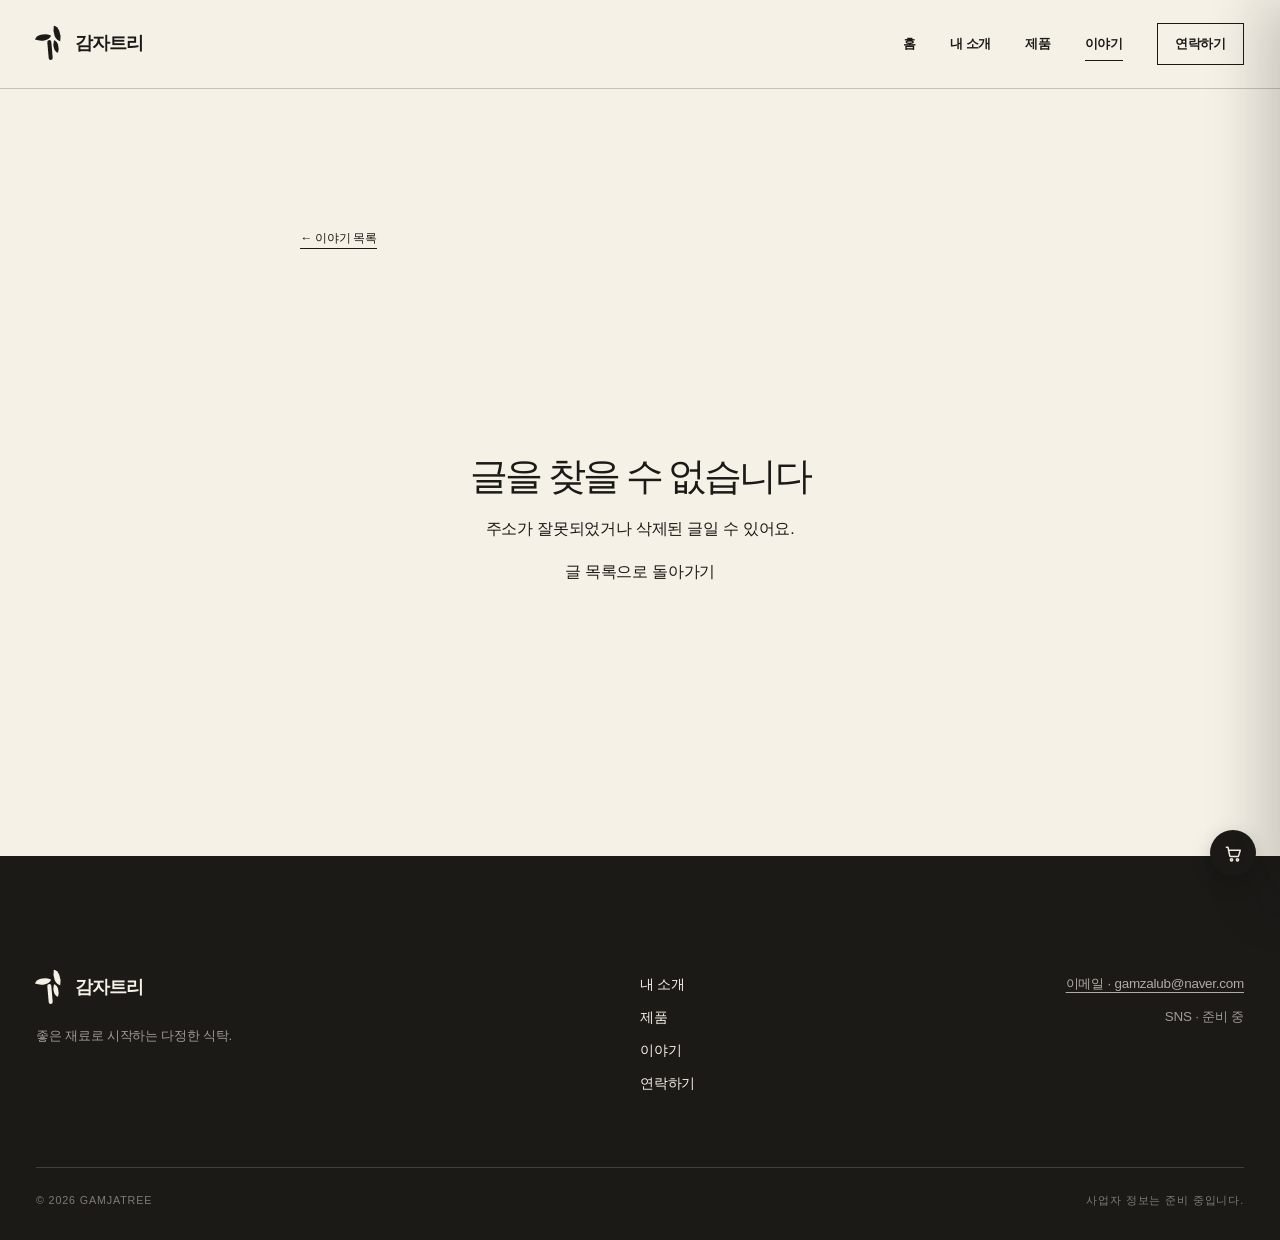
<file: story/post.html>
<!doctype html>
<html lang="ko">
<head>
  <meta charset="utf-8">
  <meta name="google-site-verification" content="6rtwMVO72HleAOvHGdn6claPq7hds24UF0OJw_m_YjY">
  <meta name="viewport" content="width=device-width, initial-scale=1">
  <meta name="description" content="">
  <meta name="author" content="">
  <meta name="theme-color" content="#F6F1E7">
  <link rel="canonical" href="">
  <meta property="og:type" content="article">
  <meta property="og:title" content="">
  <meta property="og:description" content="">
  <meta property="og:url" content="">
  <title>이야기 — 감자트리</title>
  <link rel="stylesheet" href="../assets/style.css">
  <script src="../assets/main.js" defer></script>
  <style>
    .blog-post-main { width: min(680px, calc(100% - 48px)); margin-inline: auto; padding: max(15vh, 120px) 0; }
    .blog-back { display: inline-block; margin-bottom: 8vh; border-bottom: 1px solid var(--ink); font-size: .76rem; }
    .blog-post-main article { padding: 0; }
    .post-head time, .post-head .meta { font-size: .75rem; letter-spacing: .06em; }
    .post-head h1 { max-width: 18ch; margin: 16px 0 22px; font-family: var(--serif); font-size: clamp(2.5rem, 7vw, 4.8rem); font-weight: 400; line-height: 1.15; letter-spacing: -.06em; }
    .blog-tags { display: flex; gap: 8px; flex-wrap: wrap; margin-top: 20px; }
    .blog-tag { padding: 4px 10px; border: 1px solid var(--ink); font-size: .68rem; }
    .rule { width: 64px; margin: 52px 0; border: 0; border-top: 2px solid var(--clay); }
    .post-body { font-size: 1.03rem; line-height: 1.95; }
    .post-body p { max-width: 40ch; margin-bottom: 1.7em; }
    .post-body h2, .blog-faq h2 { max-width: 22ch; margin: 2.4em 0 .9em; font-size: clamp(1.75rem, 4vw, 2.45rem); letter-spacing: -.045em; }
    .post-body ul { margin: 0 0 1.7em 1.2em; }
    .post-body li { margin-bottom: .5em; }
    .post-body li::marker { color: var(--clay); }
    .post-body a { color: var(--clay); border-bottom: 1px solid currentColor; }
    .blog-faq { margin-top: 11vh; }
    .blog-faq details { padding: 18px 0; border-top: 1px solid var(--ink); }
    .blog-faq details:last-of-type { border-bottom: 1px solid var(--ink); }
    .blog-faq summary { cursor: pointer; font-weight: 650; }
    .blog-faq summary::before { content: "Q. "; color: var(--clay); }
    .blog-faq details p { max-width: 40ch; margin-top: 12px; }
    .blog-sources { margin-top: 8vh; }
    .blog-sources h2 { margin-bottom: 12px; font-size: 1rem; }
    .post-nav { display: grid; grid-template-columns: 1fr 1fr; gap: 24px; margin-top: 12vh; padding-top: 24px; border-top: 1px solid var(--ink); }
    .post-nav a { display: block; color: inherit; text-decoration: none; }
    .post-nav .dir { margin-bottom: 8px; font-size: .68rem; letter-spacing: .1em; }
    .post-nav .pn-title { font-family: var(--serif); font-size: 1.05rem; }
    .post-nav .next { text-align: right; }
    .notfound { padding: 15vh 0; text-align: center; }
    .notfound h1 { margin-bottom: 16px; font-size: 2.4rem; }
    @media (max-width: 640px) {
      .blog-post-main { width: min(100% - 32px, 680px); padding-top: max(15vh, 100px); }
      .post-nav { grid-template-columns: 1fr; }
      .post-nav .next { text-align: left; }
    }
  </style>
  <link rel="stylesheet" href="../assets/cart.css">
</head>
<body class="blog-post-page">
  <a class="skip-link" href="#main">본문으로 바로가기</a>
  <header class="site-header">
    <div class="container nav-wrap">
      <a class="brand" href="../index.html" aria-label="감자트리 홈"><span class="brand-mark" aria-hidden="true"><i></i><i></i><i></i></span><span>감자트리</span></a>
      <button class="menu-button" type="button" aria-expanded="false" aria-controls="site-nav"><span class="sr-only">메뉴 열기</span><span></span><span></span></button>
      <nav class="site-nav" id="site-nav" aria-label="주요 메뉴">
        <a href="../index.html">홈</a><a href="../about.html">내 소개</a><a href="../products.html">제품</a><a href="./" aria-current="page">이야기</a><a class="nav-cta" href="../contact.html">연락하기</a>
      </nav>
    </div>
  </header>
  <main id="main" class="blog-post-main">
    <a class="blog-back" href="./">← 이야기 목록</a>
    <div id="post-content"></div>
  </main>
<script>
(function(){
  var main = document.getElementById('post-content');

  function el(tag, cls, text){
    var n = document.createElement(tag);
    if (cls) n.className = cls;
    if (text != null) n.textContent = text;
    return n;
  }

  function fmtDate(s){
    var d = new Date(s + 'T00:00:00');
    if (isNaN(d)) return s || '';
    return d.getFullYear() + '. ' + (d.getMonth()+1) + '. ' + d.getDate() + '.';
  }

  // 초경량 마크다운: 빈 줄=문단, "## "=소제목, "- "=리스트, [이름](주소)=링크.
  function appendInline(parent, text){
    var pattern = /\[([^\]]+)\]\((https?:\/\/[^\s)]+|\.\.?\/[^\s)]+|\/[^\s)]+)\)/g;
    var last = 0;
    var match;
    while ((match = pattern.exec(String(text || ''))) !== null){
      parent.appendChild(document.createTextNode(text.slice(last, match.index)));
      var a = el('a', null, match[1]);
      a.href = match[2];
      if (/^https?:\/\//.test(match[2])){
        a.target = '_blank';
        a.rel = 'noopener noreferrer';
      }
      parent.appendChild(a);
      last = pattern.lastIndex;
    }
    parent.appendChild(document.createTextNode(String(text || '').slice(last)));
  }

  function renderBody(src){
    var box = el('div','post-body');
    var blocks = String(src || '').replace(/\r\n/g,'\n').split(/\n\s*\n/);
    blocks.forEach(function(block){
      block = block.trim();
      if (!block) return;
      var lines = block.split('\n');
      if (lines.every(function(l){ return /^- /.test(l.trim()); })){
        var ul = el('ul');
        lines.forEach(function(l){
          var li = el('li');
          appendInline(li, l.trim().slice(2));
          ul.appendChild(li);
        });
        box.appendChild(ul);
      } else if (/^## /.test(block)){
        box.appendChild(el('h2', null, block.slice(3).trim()));
      } else {
        var p = el('p');
        appendInline(p, block);
        box.appendChild(p);
      }
    });
    return box;
  }

  function notFound(){
    var d = el('div','notfound');
    d.appendChild(el('h1', null, '글을 찾을 수 없습니다'));
    d.appendChild(el('p', null, '주소가 잘못되었거나 삭제된 글일 수 있어요.'));
    var a = el('a', null, '글 목록으로 돌아가기');
    a.href = 'index.html';
    d.appendChild(a);
    main.appendChild(d);
  }

  function hrefOf(p){
    return p.url ? String(p.url) : 'post.html?id=' + encodeURIComponent(p.id || '');
  }

  function setAttr(sel, attr, val){
    var n = document.querySelector(sel);
    if (n) n.setAttribute(attr, val);
  }

  function addLd(obj){
    var ld = document.createElement('script');
    ld.type = 'application/ld+json';
    ld.textContent = JSON.stringify(obj);
    document.head.appendChild(ld);
  }

  function setMeta(post){
    var title = String(post.title || '이야기');
    var desc = String(post.description || post.summary || '').slice(0, 160);
    var url = location.origin + location.pathname + '?id=' + encodeURIComponent(post.id || '');
    var author = String(post.author || '').trim();
    document.title = title;
    setAttr('meta[name="description"]', 'content', desc);
    setAttr('meta[name="author"]', 'content', author);
    setAttr('link[rel="canonical"]', 'href', url);
    setAttr('meta[property="og:title"]', 'content', title);
    setAttr('meta[property="og:description"]', 'content', desc);
    setAttr('meta[property="og:url"]', 'content', url);

    var article = {
      '@context': 'https://schema.org',
      '@type': 'BlogPosting',
      headline: title,
      description: desc,
      datePublished: String(post.date || ''),
      dateModified: String(post.updated || post.date || ''),
      mainEntityOfPage: url,
      keywords: Array.isArray(post.tags) ? post.tags.map(String).join(', ') : ''
    };
    if (author) article.author = { '@type': 'Person', name: author };
    addLd(article);

    var faq = Array.isArray(post.faq) ? post.faq.filter(function(f){ return f && f.q && f.a; }) : [];
    if (faq.length){
      addLd({
        '@context': 'https://schema.org',
        '@type': 'FAQPage',
        mainEntity: faq.map(function(f){
          return { '@type': 'Question', name: String(f.q),
                   acceptedAnswer: { '@type': 'Answer', text: String(f.a) } };
        })
      });
    }
    addLd({
      '@context': 'https://schema.org',
      '@type': 'BreadcrumbList',
      itemListElement: [
        { '@type': 'ListItem', position: 1, name: '이야기', item: location.origin + location.pathname.replace(/post\.html$/, '') },
        { '@type': 'ListItem', position: 2, name: title, item: url }
      ]
    });
  }

  function renderFaq(faq){
    var sec = el('section','blog-faq');
    sec.appendChild(el('h2', null, '자주 묻는 질문'));
    faq.forEach(function(f){
      var d = el('details');
      d.appendChild(el('summary', null, String(f.q)));
      d.appendChild(el('p', null, String(f.a)));
      sec.appendChild(d);
    });
    return sec;
  }

  function renderSources(sources){
    var sec = el('section','blog-sources');
    sec.appendChild(el('h2', null, '참고·출처'));
    var ol = el('ol');
    sources.forEach(function(s){
      var li = el('li');
      if (s && s.url){
        var a = el('a', null, String(s.title || s.url));
        a.href = String(s.url); a.rel = 'noopener'; a.target = '_blank';
        li.appendChild(a);
      } else {
        li.textContent = String(s && s.title || s || '');
      }
      ol.appendChild(li);
    });
    sec.appendChild(ol);
    return sec;
  }

  function render(posts){
    var qs = new URLSearchParams(location.search);
    var id = qs.get('id') || qs.get('slug');
    posts = (Array.isArray(posts) ? posts : []).slice().sort(function(a,b){
      return String(b.date||'').localeCompare(String(a.date||''));
    });
    var idx = -1;
    posts.forEach(function(p,i){ if (String(p.id) === id || (p.url && String(p.url).replace(/\.html$/,'') === id)) idx = i; });
    if (idx < 0){ notFound(); return; }
    var post = posts[idx];
    setMeta(post);

    var art = el('article');
    var head = el('header','post-head');
    var t = el('time', null, fmtDate(post.date));
    t.setAttribute('datetime', String(post.date||''));
    head.appendChild(t);
    head.appendChild(el('h1', null, String(post.title || '(제목 없음)')));
    if (post.author || (post.updated && post.updated !== post.date)){
      var meta = el('div','meta');
      if (post.author) meta.appendChild(el('span', null, String(post.author)));
      if (post.updated && post.updated !== post.date) meta.appendChild(el('span', null, '수정 ' + fmtDate(post.updated)));
      head.appendChild(meta);
    }
    if (Array.isArray(post.tags) && post.tags.length){
      var tags = el('div','blog-tags');
      post.tags.forEach(function(tg){ tags.appendChild(el('span','blog-tag', String(tg))); });
      head.appendChild(tags);
    }
    art.appendChild(head);
    art.appendChild(el('hr','rule'));
    art.appendChild(renderBody(post.body));
    var faq = Array.isArray(post.faq) ? post.faq.filter(function(f){ return f && f.q && f.a; }) : [];
    if (faq.length) art.appendChild(renderFaq(faq));
    if (Array.isArray(post.sources) && post.sources.length) art.appendChild(renderSources(post.sources));

    var prev = posts[idx+1]; // 더 오래된 글
    var next = posts[idx-1]; // 더 최신 글
    if (prev || next){
      var nav = el('nav','post-nav');
      function cell(p, cls, label){
        if (!p){ nav.appendChild(el('span')); return; }
        var a = el('a', cls);
        a.href = hrefOf(p);
        a.appendChild(el('div','dir', label));
        a.appendChild(el('div','pn-title', String(p.title || '')));
        nav.appendChild(a);
      }
      cell(prev, 'prev', '이전 글');
      cell(next, 'next', '다음 글');
      art.appendChild(nav);
    }
    main.appendChild(art);
  }

  fetch('posts.json', {cache:'no-store'})
    .then(function(r){ if(!r.ok) throw new Error(r.status); return r.json(); })
    .then(render)
    .catch(function(){ notFound(); });
})();
</script>

  <footer class="site-footer">
    <div class="container footer-grid">
      <div><a class="brand footer-brand" href="../index.html"><span class="brand-mark" aria-hidden="true"><i></i><i></i><i></i></span><span>감자트리</span></a><p>좋은 재료로 시작하는 다정한 식탁.</p></div>
      <div class="footer-links"><a href="../about.html">내 소개</a><a href="../products.html">제품</a><a href="./" aria-current="page">이야기</a><a href="../contact.html">연락하기</a></div>
      <div class="footer-contact"><a href="mailto:gamzalub@naver.com" target="_blank" rel="noopener noreferrer">이메일 · gamzalub@naver.com</a><p class="footer-social-pending">SNS · 준비 중</p></div>
    </div>
    <div class="container footer-bottom"><span>© <span data-year></span> GAMJATREE</span><span>사업자 정보는 준비 중입니다.</span></div>
  </footer>
  <script src="../assets/cart.js" defer></script>
</body>
</html>
</file>
<file: assets/style.css>
:root {
  --cream: #F6F1E7;
  --paper: #F6F1E7;
  --ink: #1C1A17;
  --olive: #1C1A17;
  --olive-dark: #1C1A17;
  --sage: #C0603C;
  --clay: #C0603C;
  --gold: #C0603C;
  --line: rgba(28,26,23, .18);
  --serif: Iowan Old Style, Baskerville, "Times New Roman", "Noto Serif KR", serif;
  --sans: Pretendard, -apple-system, BlinkMacSystemFont, "Noto Sans KR", "Apple SD Gothic Neo", sans-serif;
}

* { box-sizing: border-box; }
html { scroll-behavior: smooth; }
body { margin: 0; background: var(--paper); color: var(--ink); font-family: var(--sans); line-height: 1.65; word-break: keep-all; }
body.menu-open { overflow: hidden; }
a { color: inherit; text-decoration: none; }
img { max-width: 100%; display: block; }
button, input, textarea, select { font: inherit; }
button { color: inherit; }
.container { width: min(1180px, calc(100% - 48px)); margin: 0 auto; }
.sr-only { position: absolute; width: 1px; height: 1px; padding: 0; margin: -1px; overflow: hidden; clip: rect(0,0,0,0); white-space: nowrap; border: 0; }
.skip-link { position: fixed; top: -100px; left: 16px; z-index: 1000; padding: 10px 16px; background: var(--ink); color: var(--cream); }
.skip-link:focus { top: 16px; }
.section-pad { padding: 128px 0; }
.eyebrow { margin: 0 0 24px; font-size: .7rem; font-weight: 750; letter-spacing: .18em; }
h1, h2, h3, p { margin-top: 0; }
h1, h2 { font-family: var(--serif); font-weight: 500; letter-spacing: -.045em; line-height: 1.08; }
h1 { margin-bottom: 32px; font-size: clamp(3.7rem, 7.1vw, 7.2rem); }
h2 { margin-bottom: 0; font-size: clamp(2.5rem, 4.6vw, 4.6rem); }
h3 { line-height: 1.3; }

.site-header { position: relative; z-index: 100; background: var(--cream); border-bottom: 1px solid var(--line); }
.nav-wrap { min-height: 86px; display: flex; align-items: center; justify-content: space-between; gap: 36px; }
.brand { display: inline-flex; align-items: center; gap: 11px; font-size: 1.17rem; font-weight: 780; letter-spacing: -.04em; }
.brand-mark { position: relative; width: 28px; height: 31px; display: inline-block; }
.brand-mark::after { content: ""; position: absolute; left: 12px; bottom: 0; width: 4px; height: 20px; border-radius: 999px; background: var(--olive-dark); transform: rotate(-5deg); }
.brand-mark i { position: absolute; z-index: 1; width: 14px; height: 9px; border-radius: 100% 0 100% 0; background: var(--olive); }
.brand-mark i:nth-child(1) { left: 0; top: 4px; transform: rotate(18deg); }
.brand-mark i:nth-child(2) { right: 0; top: 0; transform: rotate(100deg); }
.brand-mark i:nth-child(3) { right: 1px; top: 13px; transform: rotate(105deg) scale(.8); }
.site-nav { display: flex; align-items: center; gap: 38px; font-size: .89rem; font-weight: 650; }
.site-nav a { position: relative; }
.site-nav a:not(.nav-cta)::after { content: ""; position: absolute; left: 0; right: 100%; bottom: -7px; height: 1px; background: var(--ink); transition: right .25s ease; }
.site-nav a:hover::after, .site-nav a[aria-current="page"]::after { right: 0; }
.nav-cta { padding: 10px 17px; border: 1px solid var(--ink); border-radius: 999px; transition: background .2s, color .2s; }
.nav-cta:hover { background: var(--ink); color: var(--cream); }
.menu-button { display: none; background: transparent; border: 0; padding: 10px; }
.menu-button > span:not(.sr-only) { display: block; width: 25px; height: 1px; background: var(--ink); margin: 7px 0; transition: transform .2s; }

.hero { overflow: hidden; background: var(--cream); }
.hero-grid { min-height: 785px; display: grid; grid-template-columns: 1.03fr .97fr; align-items: center; gap: 45px; }
.hero-copy { position: relative; z-index: 2; padding: 80px 0 100px; }
.hero-lead { max-width: 570px; margin-bottom: 38px; font-size: clamp(1.05rem, 1.6vw, 1.28rem); line-height: 1.8; color: rgba(28,26,23,.78); }
.button-row { display: flex; align-items: center; gap: 30px; flex-wrap: wrap; }
.button { min-height: 52px; padding: 13px 20px; border-radius: 2px; display: inline-flex; align-items: center; justify-content: center; gap: 24px; font-size: .9rem; font-weight: 720; transition: transform .2s, background .2s; border: 0; cursor: pointer; }
.button:hover { transform: translateY(-2px); }
.button-primary { background: var(--ink); color: var(--cream); }
.button-light { background: var(--cream); color: var(--ink); }
.text-link { display: inline-flex; align-items: center; gap: 20px; padding: 8px 0 5px; border-bottom: 1px solid currentColor; font-size: .9rem; font-weight: 720; }
.text-link span { transition: transform .2s; }
.text-link:hover span { transform: translateX(4px); }

.hero-still-life { position: relative; height: 660px; align-self: end; }
.sun-disc { position: absolute; width: 500px; aspect-ratio: 1; border-radius: 50%; background: #C0603C; left: 20px; top: 45px; }
.bottle { position: absolute; z-index: 2; bottom: 44px; border-radius: 15% 15% 8% 8% / 8% 8% 3% 3%; box-shadow: inset 12px 0 20px rgba(246,241,231,.08), 0 18px 30px rgba(28,26,23,.14); }
.bottle::before { content: ""; position: absolute; background: inherit; left: 27%; right: 27%; top: -55px; height: 73px; border-radius: 4px 4px 0 0; }
.bottle-cap { position: absolute; z-index: 1; left: 25%; right: 25%; top: -63px; height: 18px; background: #C0603C; border-radius: 3px; }
.bottle-large { left: 30%; width: 164px; height: 430px; background: #1C1A17; transform: rotate(-2deg); }
.bottle-small { left: 3%; width: 122px; height: 315px; background: #1C1A17; transform: rotate(-7deg); }
.bottle-label { position: absolute; left: 10%; right: 10%; top: 34%; padding: 21px 5px; display: grid; text-align: center; background: #F6F1E7; color: var(--ink); }
.bottle-label small { font-size: .5rem; letter-spacing: .12em; }
.bottle-label b { font-family: var(--serif); font-size: 1.55rem; letter-spacing: .05em; }
.bottle-label em { font-size: .52rem; font-style: normal; }
.pasta-bowl { position: absolute; z-index: 3; right: -28px; bottom: 22px; width: 260px; height: 90px; border-radius: 0 0 50% 50% / 0 0 100% 100%; background: #F6F1E7; border-top: 7px solid #F6F1E7; box-shadow: 0 15px 25px rgba(28,26,23,.14); transform: rotate(-4deg); }
.pasta-bowl::before { content: ""; position: absolute; width: 180px; height: 70px; border: 8px double #C0603C; border-radius: 50%; left: 33px; top: -49px; background: repeating-radial-gradient(ellipse, #C0603C 0 4px, #C0603C 5px 7px, #C0603C 8px 13px); }
.visual-note { position: absolute; z-index: 4; right: 0; top: 105px; padding-left: 18px; border-left: 1px solid var(--ink); font-family: var(--serif); font-size: 1rem; line-height: 1.45; }
.olive-branch { position: absolute; z-index: 4; width: 170px; height: 2px; background: var(--olive-dark); transform-origin: left; }
.olive-branch i { position: absolute; width: 32px; height: 14px; background: var(--olive); border-radius: 100% 0 100% 0; }
.olive-branch i:nth-child(1) { left: 24px; top: -15px; transform: rotate(22deg); }
.olive-branch i:nth-child(2) { left: 50px; top: 3px; transform: rotate(205deg); }
.olive-branch i:nth-child(3) { left: 78px; top: -15px; transform: rotate(22deg); }
.olive-branch i:nth-child(4) { left: 104px; top: 3px; transform: rotate(205deg); }
.olive-branch i:nth-child(5) { left: 132px; top: -15px; transform: rotate(22deg); }
.branch-one { left: 7px; top: 150px; transform: rotate(-45deg); }
.branch-two { right: -45px; bottom: 210px; transform: rotate(135deg) scale(.8); }

.promise { background: var(--ink); color: #F6F1E7; }
.promise-grid { display: grid; grid-template-columns: .9fr 1.1fr; gap: 110px; }
.promise .eyebrow { color: var(--sage); }
.promise-list { border-top: 1px solid rgba(246,241,231,.28); }
.promise-item { display: grid; grid-template-columns: 55px 1fr; gap: 20px; padding: 34px 0; border-bottom: 1px solid rgba(246,241,231,.28); }
.promise-item > span { font-family: var(--serif); font-size: .85rem; color: var(--sage); }
.promise-item h3 { margin-bottom: 10px; font-size: 1.12rem; }
.promise-item p { margin: 0; max-width: 540px; color: rgba(246,241,231,.7); font-size: .94rem; }

.featured { background: var(--paper); }
.section-top { margin-bottom: 54px; display: flex; justify-content: space-between; align-items: end; gap: 40px; }
.section-top h2 { font-size: clamp(2.5rem, 4.4vw, 4rem); }
.product-grid { display: grid; grid-template-columns: repeat(3, 1fr); gap: 24px; }
.product-image { position: relative; aspect-ratio: .84; display: flex; align-items: center; justify-content: center; overflow: hidden; }
.olive-bg { background: #C0603C; }
.clay-bg { background: #C0603C; }
.wheat-bg { background: #C0603C; }
.card-number { position: absolute; top: 20px; left: 22px; font-family: var(--serif); font-size: .8rem; }
.product-bottle { position: relative; width: 34%; height: 64%; display: flex; flex-direction: column; align-items: center; justify-content: center; color: #F6F1E7; border-radius: 14% 14% 6% 6% / 8% 8% 3% 3%; box-shadow: 12px 14px 22px rgba(28,26,23,.18); transition: transform .45s ease; }
.product-image:hover .product-bottle, .product-image:hover .pasta-pack { transform: translateY(-7px) rotate(1deg); }
.product-bottle::before { content: ""; position: absolute; top: -15%; width: 42%; height: 19%; background: inherit; border-radius: 3px; }
.product-bottle i { position: absolute; top: -17%; width: 45%; height: 4%; background: #C0603C; }
.product-bottle b { width: 82%; padding: 25px 0 2px; background: #F6F1E7; color: var(--ink); text-align: center; font-family: var(--serif); font-size: clamp(1rem, 2.5vw, 1.65rem); letter-spacing: .06em; }
.product-bottle small { width: 82%; padding-bottom: 22px; background: #F6F1E7; color: var(--ink); text-align: center; font-size: .57rem; }
.product-bottle.green { background: #1C1A17; }
.product-bottle.dark { width: 30%; height: 58%; background: #1C1A17; }
.pasta-pack { position: relative; width: 40%; height: 68%; padding: 38% 12px 12px; display: flex; flex-direction: column; text-align: center; background: #F6F1E7; color: var(--ink); box-shadow: 12px 14px 22px rgba(28,26,23,.16); transition: transform .45s ease; }
.pasta-pack::before { content: ""; position: absolute; left: 25%; right: 25%; top: 8%; bottom: 44%; border-radius: 50% 50% 8px 8px; background: repeating-linear-gradient(90deg, #C0603C 0 3px, #C0603C 4px 7px); }
.pasta-pack i { position: absolute; left: 10%; right: 10%; top: 57%; border-top: 1px solid var(--ink); }
.pasta-pack b { font-family: var(--serif); font-size: clamp(1rem, 2.5vw, 1.5rem); letter-spacing: .06em; }
.pasta-pack small { font-size: .58rem; text-transform: uppercase; }
.product-meta { padding: 22px 0 0; display: flex; justify-content: space-between; gap: 20px; border-top: 1px solid var(--line); }
.product-meta p { margin-bottom: 5px; font-size: .72rem; color: rgba(28,26,23,.62); }
.product-meta h3 { margin: 0; font-size: 1.05rem; }
.product-meta > span { padding-top: 23px; white-space: nowrap; font-size: .72rem; color: rgba(28,26,23,.62); }

.table-note { padding-top: 0; }
.note-card { padding: 72px 78px; display: grid; grid-template-columns: 1.3fr .7fr; align-items: end; gap: 80px; background: var(--clay); color: #F6F1E7; }
.note-card blockquote { margin: 0; font-family: var(--serif); font-size: clamp(2rem, 4vw, 4rem); line-height: 1.2; letter-spacing: -.04em; }
.note-copy p { margin-bottom: 30px; color: rgba(246,241,231,.8); }

.newsletter { background: #C0603C; }
.newsletter-inner { display: grid; grid-template-columns: 1.3fr .7fr; gap: 80px; align-items: end; }
.newsletter h2 { font-size: clamp(2.1rem, 3.8vw, 3.7rem); }
.newsletter-form { position: relative; padding-bottom: 28px; display: grid; grid-template-columns: 1fr auto; border-bottom: 1px solid var(--ink); }
.newsletter-form input { width: 100%; min-width: 0; padding: 12px 0; background: transparent; border: 0; outline: 0; color: var(--ink); }
.newsletter-form input::placeholder { color: rgba(28,26,23,.56); }
.newsletter-form button { padding: 12px 0 12px 20px; background: transparent; border: 0; font-weight: 720; cursor: pointer; }
.form-status { position: absolute; left: 0; top: calc(100% + 10px); margin: 0; font-size: .75rem; }

.site-footer { padding: 76px 0 30px; background: var(--ink); color: #F6F1E7; }
.footer-grid { display: grid; grid-template-columns: 1.5fr .7fr .8fr; gap: 60px; padding-bottom: 72px; }
.footer-brand { margin-bottom: 20px; font-size: 1.35rem; }
.footer-grid p { margin-bottom: 5px; color: rgba(246,241,231,.6); font-size: .84rem; }
.footer-links { display: grid; gap: 10px; align-content: start; font-size: .88rem; }
.footer-contact { text-align: right; }
.footer-bottom { padding-top: 24px; display: flex; justify-content: space-between; border-top: 1px solid rgba(246,241,231,.18); color: rgba(246,241,231,.45); font-size: .67rem; letter-spacing: .08em; }

/* Inner pages */
.page-hero { padding: 110px 0 90px; background: var(--cream); border-bottom: 1px solid var(--line); }
.page-hero-grid { display: grid; grid-template-columns: 1.25fr .75fr; align-items: end; gap: 80px; }
.page-hero h1 { margin: 0; font-size: clamp(3.6rem, 7vw, 6.8rem); }
.page-intro { margin: 0 0 12px; max-width: 440px; font-size: 1.1rem; color: rgba(28,26,23,.72); }
.story-split { display: grid; grid-template-columns: .9fr 1.1fr; gap: 110px; align-items: center; }
.portrait-card { position: relative; min-height: 610px; overflow: hidden; background: #C0603C; }
.portrait-card .sun-disc { width: 350px; left: -60px; top: 45px; }
.portrait-table { position: absolute; left: -5%; right: -5%; bottom: -9%; height: 48%; border-radius: 50% 50% 0 0; background: #C0603C; transform: rotate(-2deg); }
.portrait-bottle { position: absolute; left: 33%; bottom: 19%; width: 100px; height: 270px; border-radius: 16px 16px 7px 7px; background: var(--olive-dark); box-shadow: 15px 17px 25px rgba(28,26,23,.2); }
.portrait-bottle::before { content: ""; position: absolute; left: 30%; width: 40%; height: 55px; top: -45px; background: inherit; }
.portrait-bottle::after { content: "GAMJATREE"; position: absolute; left: 10%; right: 10%; top: 38%; padding: 28px 2px; background: var(--cream); text-align: center; font-size: .55rem; letter-spacing: .12em; }
.story-copy h2 { margin-bottom: 36px; }
.story-copy > p { max-width: 570px; color: rgba(28,26,23,.74); }
.founder-sign { margin-top: 35px; font-family: var(--serif); font-style: italic; font-size: 1.35rem; }
.value-band { background: #C0603C; }
.value-grid { margin-top: 65px; display: grid; grid-template-columns: repeat(3, 1fr); border-top: 1px solid var(--ink); }
.value-card { padding: 28px 42px 0 0; }
.value-card + .value-card { padding-left: 42px; border-left: 1px solid var(--ink); }
.value-card span { font-family: var(--serif); font-size: .8rem; }
.value-card h3 { margin: 65px 0 18px; font-family: var(--serif); font-size: 1.75rem; font-weight: 500; }
.value-card p { color: rgba(28,26,23,.7); font-size: .9rem; }

/* Founder story */
.about-hero { padding: 86px 0 0; overflow: hidden; background: var(--cream); }
.about-hero-grid { display: grid; grid-template-columns: 1.22fr .78fr; gap: 76px; align-items: end; }
.about-hero-copy { align-self: center; padding-bottom: 92px; }
.about-hero-copy h1 { max-width: 820px; margin-bottom: 34px; font-size: clamp(3.5rem, 6.4vw, 6.6rem); }
.about-hero-copy > p:last-child { max-width: 600px; margin: 0; font-size: 1.06rem; color: rgba(28,26,23,.7); }
.founder-photo-placeholder { min-height: 610px; margin: 0; position: relative; overflow: hidden; background: #C0603C; }
.founder-photo-placeholder::before { content: ""; position: absolute; width: 390px; aspect-ratio: 1; left: -90px; top: 42px; border-radius: 50%; background: #C0603C; }
.photo-placeholder-art { position: absolute; inset: 0; }
.photo-placeholder-art span { position: absolute; left: 50%; top: 20%; width: 124px; aspect-ratio: 1; border-radius: 50%; background: #1C1A17; transform: translateX(-50%); }
.photo-placeholder-art i { position: absolute; left: 50%; bottom: -8%; width: 340px; height: 63%; border-radius: 50% 50% 0 0; background: #1C1A17; transform: translateX(-50%); }
.founder-photo-placeholder figcaption { position: absolute; z-index: 2; right: 20px; bottom: 20px; padding: 13px 16px; display: grid; background: rgba(244,239,228,.92); }
.founder-photo-placeholder figcaption span { font-size: .78rem; font-weight: 750; }
.founder-photo-placeholder figcaption small { color: rgba(28,26,23,.62); font-size: .66rem; }
.founder-story-grid { display: grid; grid-template-columns: .34fr 1fr; gap: 70px; }
.story-kicker { display: flex; flex-direction: column; justify-content: space-between; border-top: 1px solid var(--ink); padding-top: 20px; }
.chapter-number { margin: 0; font-family: var(--serif); font-size: 7rem; line-height: 1; color: rgba(28,26,23,.12); }
.founder-narrative { max-width: 790px; }
.founder-narrative h2 { margin-bottom: 52px; }
.founder-narrative p { max-width: 690px; margin-bottom: 24px; color: rgba(28,26,23,.75); }
.founder-narrative .lead-paragraph { font-size: 1.23rem; line-height: 1.85; color: var(--ink); }
.learning-story { background: var(--ink); color: #F6F1E7; }
.learning-grid { display: grid; grid-template-columns: 1.08fr .92fr; gap: 100px; align-items: center; }
.learning-copy h2 { margin-bottom: 42px; }
.learning-copy > p:not(.eyebrow) { max-width: 620px; color: rgba(246,241,231,.68); }
.founder-quote { position: relative; padding: 66px 55px 52px; background: var(--clay); color: #F6F1E7; }
.founder-quote > span { position: absolute; left: 26px; top: 10px; font-family: var(--serif); font-size: 7rem; line-height: 1; opacity: .35; }
.founder-quote blockquote { position: relative; margin: 0 0 40px; font-family: var(--serif); font-size: clamp(2rem, 3.3vw, 3.5rem); line-height: 1.25; letter-spacing: -.04em; }
.founder-quote p { margin: 0; padding-top: 17px; border-top: 1px solid rgba(246,241,231,.35); font-size: .74rem; letter-spacing: .08em; }
.customer-story { background: #C0603C; }
.customer-story-grid { display: grid; grid-template-columns: 1fr .8fr; gap: 120px; }
.customer-heading h2 { font-size: clamp(2.6rem, 4.5vw, 4.4rem); }
.customer-copy { padding-top: 46px; border-top: 1px solid var(--ink); }
.customer-copy p { margin-bottom: 25px; color: rgba(28,26,23,.75); }
.timeline-section { background: var(--paper); }
.timeline-note { max-width: 250px; margin: 0; font-size: .73rem; color: rgba(28,26,23,.55); }
.brand-timeline { margin: 70px 0 0; padding: 0; list-style: none; border-top: 1px solid var(--ink); }
.brand-timeline li { display: grid; grid-template-columns: 100px .55fr 1fr; padding: 32px 0; border-bottom: 1px solid var(--line); }
.brand-timeline li > span { font-family: var(--serif); font-size: .85rem; }
.brand-timeline li div { display: contents; }
.brand-timeline li p { margin: 0; font-size: .76rem; font-weight: 720; letter-spacing: .06em; }
.brand-timeline li h3 { margin: 0; font-size: 1.02rem; font-weight: 500; color: rgba(28,26,23,.72); }
.founder-promise { background: var(--clay); color: #F6F1E7; text-align: center; }
.founder-promise-inner { max-width: 1000px; }
.founder-promise h2 { font-size: clamp(2.7rem, 5vw, 5.2rem); }
.founder-promise .founder-sign { margin: 45px 0 0; color: rgba(246,241,231,.75); }

.catalog-intro { margin-bottom: 38px; padding-bottom: 18px; display: flex; justify-content: space-between; gap: 20px; border-bottom: 1px solid var(--ink); font-size: .84rem; }
.catalog-intro p { margin: 0; }
.catalog-intro span { white-space: nowrap; color: rgba(28,26,23,.62); }
.catalog-grid { display: grid; grid-template-columns: repeat(3, 1fr); gap: 64px 24px; }
.store-product-card { min-width: 0; }
.store-product-image { position: relative; aspect-ratio: 1; display: block; overflow: hidden; background: #F6F1E7; }
.store-product-image::after { content: "제품 보기 ↗"; position: absolute; right: 14px; bottom: 14px; padding: 7px 11px; background: rgba(251,248,240,.9); font-size: .67rem; font-weight: 700; opacity: 0; transform: translateY(5px); transition: opacity .25s, transform .25s; }
.store-product-image:hover::after { opacity: 1; transform: translateY(0); }
.store-product-image img { width: 100%; height: 100%; object-fit: cover; transition: transform .45s ease; }
.store-product-image:hover img { transform: scale(1.025); }
.store-product-info { padding-top: 18px; }
.store-product-info h3 { min-height: 3.2em; margin-bottom: 20px; font-size: .98rem; font-weight: 650; line-height: 1.55; }
.store-product-bottom { padding-top: 15px; display: flex; justify-content: space-between; align-items: center; gap: 16px; border-top: 1px solid var(--line); }
.store-product-bottom strong { font-family: var(--serif); font-size: 1.18rem; font-weight: 600; }
.buy-button { flex: none; padding: 8px 13px; border: 1px solid var(--ink); background: transparent; color: var(--ink); font-size: .76rem; font-weight: 720; transition: background .2s, color .2s; cursor: pointer; }
.buy-button:hover { background: var(--ink); color: var(--cream); }
.product-loading, .product-error { grid-column: 1 / -1; margin: 0; padding: 70px 20px; text-align: center; color: rgba(28,26,23,.58); border: 1px solid var(--line); }
.catalog-copy { display: grid; grid-template-columns: 1fr auto; gap: 30px; padding-top: 22px; }
.catalog-copy .tag { margin-bottom: 9px; font-size: .7rem; letter-spacing: .08em; color: rgba(28,26,23,.6); }
.catalog-copy h2 { margin-bottom: 12px; font-family: var(--sans); font-size: 1.3rem; font-weight: 720; letter-spacing: -.025em; }
.catalog-copy p { max-width: 480px; margin: 0; font-size: .88rem; color: rgba(28,26,23,.68); }
.catalog-copy > span { padding-top: 32px; font-family: var(--serif); font-size: .85rem; }
.wholewheat-bg { background: #C0603C; }
.wholewheat-bg .pasta-pack { background: #F6F1E7; }

.journal-grid { display: grid; grid-template-columns: 1.25fr .75fr; gap: 24px; }
.journal-card { border-top: 1px solid var(--ink); padding-top: 14px; }
.journal-card:first-child { grid-row: span 2; }
.journal-visual { position: relative; min-height: 280px; margin-bottom: 23px; overflow: hidden; background: var(--sage); }
.journal-card:first-child .journal-visual { min-height: 570px; }
.journal-visual.orange { background: #C0603C; }
.journal-visual.wheat { background: #C0603C; }
.journal-visual .mini-plate { position: absolute; width: 230px; aspect-ratio: 1; border-radius: 50%; background: #F6F1E7; box-shadow: 12px 15px 25px rgba(28,26,23,.12); left: 50%; top: 50%; transform: translate(-50%,-50%); border: 30px solid #F6F1E7; }
.mini-plate::after { content: ""; position: absolute; inset: 25%; border: 8px double var(--clay); border-radius: 50%; }
.journal-visual .mini-olive { position: absolute; width: 70px; height: 185px; border-radius: 12px; background: var(--olive-dark); left: 50%; top: 50%; transform: translate(-50%,-45%) rotate(-5deg); box-shadow: 10px 12px 20px rgba(28,26,23,.18); }
.mini-olive::before { content: ""; position: absolute; left: 30%; right: 30%; top: -28px; height: 35px; background: inherit; }
.mini-olive::after { content: "OLIO"; position: absolute; left: 9%; right: 9%; top: 40%; padding: 17px 0; background: var(--cream); text-align: center; font-family: var(--serif); }
.journal-meta { margin-bottom: 10px; display: flex; gap: 10px; font-size: .67rem; letter-spacing: .1em; color: rgba(28,26,23,.6); }
.journal-card h2 { margin-bottom: 14px; font-size: clamp(1.8rem, 3vw, 3.2rem); }
.journal-card:not(:first-child) h2 { font-size: 1.55rem; }
.journal-card > p { max-width: 620px; color: rgba(28,26,23,.68); font-size: .9rem; }

.contact-wrap { display: grid; grid-template-columns: .8fr 1.2fr; gap: 100px; }
.contact-details { padding-top: 8px; }
.contact-details h2 { margin-bottom: 35px; font-size: 2.8rem; }
.contact-details > p { margin-bottom: 45px; color: rgba(28,26,23,.7); }
.contact-list { border-top: 1px solid var(--line); }
.contact-list div { padding: 20px 0; display: grid; grid-template-columns: 100px 1fr; border-bottom: 1px solid var(--line); font-size: .88rem; }
.contact-list span { color: rgba(28,26,23,.55); }
.contact-form { padding: 52px; background: var(--cream); }
.form-row { display: grid; grid-template-columns: 1fr 1fr; gap: 22px; }
.field { margin-bottom: 27px; }
.field label { display: block; margin-bottom: 8px; font-size: .78rem; font-weight: 700; }
.field input, .field textarea, .field select { width: 100%; padding: 13px 0; border: 0; border-bottom: 1px solid var(--ink); background: transparent; border-radius: 0; outline: 0; }
.field textarea { min-height: 145px; resize: vertical; }
.field input:focus, .field textarea:focus, .field select:focus { border-bottom-width: 2px; }
.contact-form .form-status { position: static; margin-top: 14px; }

.reveal { opacity: 0; transform: translateY(18px); transition: opacity .65s ease, transform .65s ease; }
.reveal.is-visible { opacity: 1; transform: translateY(0); }

@media (max-width: 900px) {
  .section-pad { padding: 96px 0; }
  .menu-button { position: relative; z-index: 102; display: block; }
  .menu-button[aria-expanded="true"] > span:nth-of-type(2) { transform: translateY(4px) rotate(45deg); }
  .menu-button[aria-expanded="true"] > span:nth-of-type(3) { transform: translateY(-4px) rotate(-45deg); }
  .site-nav { position: fixed; inset: 0; z-index: 101; padding: 110px 24px 40px; display: flex; flex-direction: column; align-items: flex-start; gap: 24px; background: var(--cream); font-family: var(--serif); font-size: 2rem; transform: translateX(100%); transition: transform .3s ease; }
  .site-nav.is-open { transform: translateX(0); }
  .site-nav .nav-cta { padding: 0; border: 0; }
  .hero-grid { min-height: auto; grid-template-columns: 1fr; }
  .hero-copy { padding-bottom: 20px; }
  .hero-still-life { width: min(570px, 100%); height: 590px; margin: 0 auto; }
  .promise-grid, .story-split, .contact-wrap, .learning-grid, .customer-story-grid { grid-template-columns: 1fr; gap: 70px; }
  .product-grid { grid-template-columns: repeat(2, 1fr); }
  .product-card:last-child { grid-column: span 2; width: calc(50% - 12px); }
  .note-card, .newsletter-inner { grid-template-columns: 1fr; gap: 55px; }
  .note-card { padding: 60px 46px; }
  .page-hero-grid { grid-template-columns: 1fr; gap: 35px; }
  .value-grid { grid-template-columns: 1fr; }
  .value-card, .value-card + .value-card { padding: 30px 0; border-left: 0; border-bottom: 1px solid var(--ink); }
  .value-card h3 { margin-top: 28px; }
  .footer-grid { grid-template-columns: 1fr 1fr; }
  .footer-contact { text-align: left; }
  .journal-card:first-child .journal-visual { min-height: 480px; }
  .catalog-grid { grid-template-columns: repeat(2, 1fr); }
  .about-hero-grid { grid-template-columns: 1fr; gap: 0; }
  .about-hero-copy { padding-bottom: 60px; }
  .founder-photo-placeholder { width: min(570px, 100%); min-height: 590px; margin: 0 auto; }
  .founder-story-grid { grid-template-columns: 1fr; gap: 40px; }
  .story-kicker { flex-direction: row; align-items: start; }
  .chapter-number { font-size: 4rem; }
  .customer-copy { padding-top: 30px; }
  .brand-timeline li { grid-template-columns: 80px .7fr 1.3fr; gap: 10px; }
}

@media (max-width: 640px) {
  .container { width: min(100% - 32px, 1180px); }
  .nav-wrap { min-height: 72px; }
  .section-pad { padding: 76px 0; }
  .eyebrow { margin-bottom: 17px; }
  h1 { font-size: clamp(3.05rem, 15vw, 4.8rem); }
  h2 { font-size: clamp(2.25rem, 11vw, 3.3rem); }
  .hero-copy { padding-top: 60px; }
  .hero-lead { font-size: 1rem; }
  .hero-still-life { height: 495px; }
  .sun-disc { width: 380px; left: 0; }
  .bottle-large { left: 31%; width: 125px; height: 340px; }
  .bottle-small { left: 5%; width: 92px; height: 250px; }
  .bottle::before { top: -44px; height: 56px; }
  .bottle-cap { top: -50px; }
  .pasta-bowl { right: -50px; width: 210px; }
  .visual-note { top: 70px; font-size: .84rem; }
  .promise-item { grid-template-columns: 38px 1fr; }
  .section-top { align-items: start; flex-direction: column; }
  .product-grid { grid-template-columns: 1fr; }
  .product-card:last-child { grid-column: auto; width: auto; }
  .product-image { aspect-ratio: 1; }
  .product-bottle { width: 30%; }
  .pasta-pack { width: 36%; }
  .note-card { width: 100%; padding: 55px 24px; }
  .newsletter-form { grid-template-columns: 1fr; }
  .newsletter-form button { padding-left: 0; justify-self: start; }
  .footer-grid { grid-template-columns: 1fr; gap: 35px; padding-bottom: 50px; }
  .footer-bottom { flex-direction: column; gap: 7px; }
  .page-hero { padding: 80px 0 65px; }
  .page-hero h1 { font-size: clamp(3rem, 16vw, 4.5rem); }
  .portrait-card { min-height: 500px; }
  .about-hero { padding-top: 65px; }
  .about-hero-copy h1 { font-size: clamp(3rem, 14vw, 4.3rem); }
  .founder-photo-placeholder { min-height: 480px; }
  .founder-narrative .lead-paragraph { font-size: 1.08rem; }
  .founder-quote { padding: 58px 25px 38px; }
  .brand-timeline li { grid-template-columns: 54px 1fr; padding: 26px 0; }
  .brand-timeline li div { display: block; }
  .brand-timeline li p { margin-bottom: 7px; }
  .timeline-section .section-top { margin-bottom: 0; }
  .catalog-grid, .journal-grid { grid-template-columns: 1fr; gap: 55px; }
  .store-product-info h3 { min-height: 0; }
  .catalog-copy { grid-template-columns: 1fr; gap: 8px; }
  .catalog-copy > span { padding-top: 0; }
  .journal-card:first-child { grid-row: auto; }
  .journal-card:first-child .journal-visual, .journal-visual { min-height: 330px; }
  .contact-form { padding: 34px 22px; margin-inline: -16px; }
  .form-row { grid-template-columns: 1fr; gap: 0; }
}

@media (prefers-reduced-motion: reduce) {
  html { scroll-behavior: auto; }
  *, *::before, *::after { animation-duration: .01ms !important; transition-duration: .01ms !important; }
}

/* Brand system v3 — cream, ink, terracotta only */
:root {
  --cream: #F6F1E7;
  --paper: #F6F1E7;
  --ink: #1C1A17;
  --olive: #1C1A17;
  --olive-dark: #1C1A17;
  --sage: #F6F1E7;
  --clay: #C0603C;
  --gold: #C0603C;
  --line: rgba(28, 26, 23, .22);
  --serif: "AppleMyungjo", "Nanum Myeongjo", "Noto Serif KR", "Batang", serif;
}

html { scroll-behavior: auto; background: var(--cream); }
body { background: var(--cream); color: var(--ink); font-size: 16px; letter-spacing: -.015em; }
* { transition: none !important; }
.reveal,
.reveal.is-visible { opacity: 1; transform: none; transition: none !important; }
.button:hover,
.text-link:hover span,
.product-image:hover .product-bottle,
.product-image:hover .pasta-pack,
.store-product-image:hover img { transform: none; }
.container { width: min(1240px, calc(100% - 72px)); }
.section-pad { padding-block: clamp(8rem, 15vh, 12rem); }
.eyebrow { margin-bottom: 30px; color: inherit; font-size: .66rem; font-weight: 750; letter-spacing: .22em; }
h1, h2 { font-weight: 400; letter-spacing: -.065em; line-height: 1.08; }
h2 { font-size: clamp(2.8rem, 5.4vw, 5.8rem); }
p { line-height: 1.85; }
.page-intro,
.hero-lead,
.promise-item p,
.note-copy p,
.story-copy > p,
.founder-narrative p,
.learning-copy > p,
.customer-copy p,
.catalog-copy p,
.journal-card > p,
.contact-details > p { max-width: 40ch; }

.site-header { min-height: 88px; background: var(--cream); border-bottom: 1px solid var(--line); }
.nav-wrap { min-height: 88px; }
.brand { font-size: 1.12rem; letter-spacing: -.055em; }
.site-nav { gap: 34px; font-size: .79rem; }
.nav-cta { border-radius: 0; }
.home-page .site-header { position: absolute; inset: 0 0 auto; z-index: 100; background: transparent; color: var(--cream); border-bottom-color: rgba(246,241,231,.28); }
.home-page .brand-mark::after,
.home-page .brand-mark i { background: var(--cream); }
.home-page .site-nav a:not(.nav-cta)::after { background: var(--cream); }
.home-page .nav-cta { border-color: var(--cream); }
.home-page .nav-cta:hover { background: var(--cream); color: var(--ink); }

.brand-hero { position: relative; min-height: 100svh; display: grid; align-items: end; overflow: hidden; background: var(--ink); color: var(--cream); }
.brand-hero-media,
.brand-hero-scrim { position: absolute; inset: 0; }
.brand-hero-media img { width: 100%; height: 100%; object-fit: cover; object-position: center; animation: hero-breathe 14s ease-out both; }
.brand-hero-scrim { z-index: 1; background: linear-gradient(90deg, rgba(28,26,23,.88) 0%, rgba(28,26,23,.58) 42%, rgba(28,26,23,.08) 74%), linear-gradient(0deg, rgba(28,26,23,.42), transparent 48%); }
.brand-hero-content { position: relative; z-index: 2; padding-top: 180px; padding-bottom: max(12vh, 100px); }
.brand-hero-content h1 { max-width: 940px; margin: 0 0 34px; font-size: clamp(4rem, 8vw, 8.2rem); text-wrap: balance; }
.brand-hero-content > p:not(.eyebrow) { max-width: 34ch; margin-bottom: 38px; color: rgba(246,241,231,.82); font-size: 1rem; }
.hero-link { display: inline-flex; align-items: center; gap: 40px; padding: 13px 0; border-bottom: 1px solid var(--cream); font-size: .8rem; font-weight: 720; }
.hero-scroll { position: absolute; z-index: 2; right: 36px; bottom: 40px; margin: 0; display: flex; align-items: center; gap: 12px; font-size: .57rem; letter-spacing: .22em; writing-mode: vertical-rl; }
.hero-scroll span { width: 1px; height: 54px; background: var(--cream); }
@keyframes hero-breathe { from { transform: scale(1); } to { transform: scale(1.055); } }

.promise { min-height: 90svh; background: var(--ink); color: var(--cream); }
.promise-grid { align-items: start; gap: clamp(70px, 10vw, 150px); }
.promise .eyebrow,
.promise-item > span { color: var(--cream); }
.promise-item { padding-block: 38px; border-color: rgba(246,241,231,.28); }
.promise-list { border-color: rgba(246,241,231,.28); }
.promise-item p { color: rgba(246,241,231,.7); }

.featured { background: var(--cream); }
.section-top { margin-bottom: clamp(50px, 8vh, 90px); }
.section-top h2 { font-size: clamp(2.8rem, 5vw, 5.3rem); }
.text-link { font-size: .78rem; }
.store-product-image { aspect-ratio: .82; background: rgba(28,26,23,.06); }
.store-product-image img { object-fit: cover; }
.store-product-image::after { right: 0; bottom: 0; padding: 10px 14px; background: var(--ink); color: var(--cream); }
.store-product-info { padding-top: 22px; }
.store-product-info h3 { max-width: 34ch; min-height: 3.4em; font-size: .96rem; font-weight: 560; }
.store-product-bottom { border-color: var(--ink); }
.buy-button { border-color: var(--ink); }
.buy-button:hover { background: var(--ink); color: var(--cream); }

.table-note { padding-block: 0 clamp(8rem, 15vh, 12rem); }
.note-card { min-height: 78svh; padding: clamp(48px, 8vw, 110px); align-items: center; background: var(--clay); color: var(--cream); }
.note-card blockquote { max-width: 14ch; font-size: clamp(2.8rem, 5vw, 5.6rem); }
.note-copy p { color: rgba(246,241,231,.78); }
.button-light { background: var(--cream); color: var(--ink); }

.home-journal { background: var(--cream); }
.home-journal .section-top { align-items: end; }
.home-journal .button-primary { background: var(--ink); color: var(--cream); }
.home-blog-grid { display: grid; grid-template-columns: repeat(3, 1fr); gap: 28px; }
.home-blog-card { min-width: 0; border-top: 1px solid var(--ink); border-bottom: 1px solid var(--ink); }
.home-blog-card a { min-height: 360px; padding: 34px 0 30px; display: flex; flex-direction: column; color: inherit; text-decoration: none; }
.home-blog-card time { font-size: .7rem; letter-spacing: .08em; }
.home-blog-card h3 { max-width: 18ch; margin: 22px 0 16px; font-family: var(--serif); font-size: clamp(1.7rem, 2.6vw, 2.65rem); font-weight: 400; line-height: 1.25; letter-spacing: -.045em; }
.home-blog-card p { max-width: 40ch; font-size: .9rem; }
.home-blog-more { margin-top: auto; padding-top: 28px; font-size: .76rem; font-weight: 720; }
.blog-loading,
.blog-error { grid-column: 1 / -1; padding: 72px 0; border-top: 1px solid var(--ink); border-bottom: 1px solid var(--ink); text-align: center; }

.newsletter { min-height: 68svh; display: grid; align-items: center; background: var(--cream); border-top: 1px solid var(--ink); }
.newsletter-form { border-color: var(--ink); }

.page-hero { min-height: 74svh; padding: calc(88px + 12vh) 0 15vh; display: grid; align-items: end; background: var(--cream); border-color: var(--ink); }
.page-hero-grid { grid-template-columns: 1.4fr .6fr; gap: 12vw; }
.page-hero h1 { max-width: 12ch; font-size: clamp(4rem, 8vw, 8rem); }
.page-intro { font-size: 1rem; color: rgba(28,26,23,.68); }

.about-hero { min-height: 92svh; padding-top: calc(88px + 8vh); background: var(--cream); }
.about-hero-grid { gap: 9vw; }
.about-hero-copy h1 { font-size: clamp(3.8rem, 7vw, 7.2rem); }
.founder-photo-placeholder { min-height: 72svh; background: var(--clay); }
.founder-photo-placeholder::before { background: var(--cream); opacity: .28; }
.photo-placeholder-art span,
.photo-placeholder-art i { background: var(--ink); }
.founder-photo-placeholder figcaption { background: var(--cream); }
.founder-story,
.timeline-section { background: var(--cream); }
.learning-story { min-height: 90svh; display: grid; align-items: center; background: var(--ink); color: var(--cream); }
.learning-copy > p:not(.eyebrow) { color: rgba(246,241,231,.7); }
.founder-quote,
.customer-story,
.founder-promise { background: var(--clay); color: var(--cream); }
.customer-copy { border-color: var(--cream); }
.customer-copy p { color: rgba(246,241,231,.78); }
.founder-promise { min-height: 82svh; display: grid; align-items: center; }

.catalog-intro { margin-bottom: clamp(48px, 8vh, 90px); border-color: var(--ink); }
.catalog-grid { gap: clamp(70px, 12vh, 130px) 28px; }
.catalog-copy { display: none; }

.journal-grid { gap: clamp(50px, 7vw, 100px) 28px; }
.journal-card { border-color: var(--ink); }
.journal-visual,
.journal-visual.orange,
.journal-visual.wheat { background: var(--clay); }
.journal-visual .mini-plate { background: var(--cream); border-color: var(--cream); }
.mini-plate::after { border-color: var(--ink); }
.journal-visual .mini-olive { background: var(--ink); }
.mini-olive::after { background: var(--cream); }
.journal-card h2 { max-width: 15ch; }

.contact-form { padding: clamp(34px, 5vw, 68px); background: var(--clay); color: var(--cream); }
.field input,
.field textarea,
.field select { color: var(--cream); border-color: var(--cream); }
.field input::placeholder,
.field textarea::placeholder { color: rgba(246,241,231,.62); }
.contact-form .button-primary { background: var(--ink); color: var(--cream); }

.site-footer { padding-top: clamp(80px, 13vh, 140px); background: var(--ink); color: var(--cream); }
.site-footer .brand-mark::after,
.site-footer .brand-mark i { background: var(--cream); }
.footer-grid p { color: rgba(246,241,231,.6); }

@media (max-width: 900px) {
  .container { width: min(100% - 40px, 1240px); }
  .site-header,
  .nav-wrap { min-height: 76px; }
  .home-page .menu-button > span:not(.sr-only) { background: var(--cream); }
  .home-page .site-nav { color: var(--ink); }
  .home-page .site-nav .nav-cta { color: var(--ink); border: 0; }
  .brand-hero-content { padding-top: 150px; padding-bottom: 12vh; }
  .brand-hero-content h1 { max-width: 10ch; }
  .brand-hero-scrim { background: linear-gradient(90deg, rgba(28,26,23,.88), rgba(28,26,23,.22)), linear-gradient(0deg, rgba(28,26,23,.52), transparent 60%); }
  .page-hero-grid { grid-template-columns: 1fr; gap: 42px; }
  .note-card { min-height: auto; }
  .about-hero { padding-top: calc(76px + 8vh); }
  .home-blog-grid { grid-template-columns: 1fr 1fr; }
}

@media (max-width: 640px) {
  .container { width: min(100% - 32px, 1240px); }
  .section-pad { padding-block: max(15vh, 88px); }
  .brand-hero-media img { object-position: 64% center; }
  .brand-hero-scrim { background: linear-gradient(90deg, rgba(28,26,23,.9), rgba(28,26,23,.22)), linear-gradient(0deg, rgba(28,26,23,.62), transparent 68%); }
  .brand-hero-content { padding-top: 135px; padding-bottom: 13vh; }
  .brand-hero-content h1 { max-width: 8.5ch; margin-bottom: 28px; font-size: clamp(3.45rem, 16vw, 5.1rem); }
  .brand-hero-content > p:not(.eyebrow) { font-size: .9rem; }
  .hero-scroll { display: none; }
  .promise { min-height: auto; }
  .promise-grid { gap: 55px; }
  .note-card { padding: 15vh 24px; }
  .note-card blockquote { font-size: clamp(2.6rem, 12vw, 4rem); }
  .page-hero { min-height: 78svh; padding-top: calc(76px + 12vh); }
  .page-hero h1 { max-width: 9ch; font-size: clamp(3.6rem, 17vw, 5.3rem); }
  .about-hero-copy h1 { font-size: clamp(3.2rem, 14vw, 4.8rem); }
  .founder-photo-placeholder { min-height: 62svh; }
  .founder-quote { padding-block: 15vh; }
  .catalog-intro { align-items: start; flex-direction: column; }
  .catalog-grid { gap: max(12vh, 70px); }
  .store-product-image { aspect-ratio: .9; }
  .store-product-info h3 { max-width: 30ch; }
  .contact-form { margin-inline: -16px; padding-block: 15vh; }
  .home-journal .section-top { align-items: flex-start; }
  .home-blog-grid { grid-template-columns: 1fr; gap: 12vh; }
  .home-blog-card a { min-height: 320px; }
}

@media (prefers-reduced-motion: reduce) {
  *, *::before, *::after { animation: none !important; transition: none !important; }
  .brand-hero-media img { animation: none !important; transform: none !important; }
}

/* Contact links */
.contact-section { background: var(--cream); }
.contact-panel { display: grid; grid-template-columns: .72fr 1.28fr; gap: clamp(70px, 10vw, 150px); align-items: start; }
.contact-heading h2 { max-width: 8ch; margin-bottom: 36px; }
.contact-heading > p:last-child { max-width: 38ch; margin: 0; color: rgba(28,26,23,.7); }
.contact-actions { display: grid; border-top: 1px solid var(--ink); }
.contact-action { min-height: 156px; padding: 30px 34px; display: flex; flex-direction: column; justify-content: space-between; gap: 28px; border-bottom: 1px solid var(--ink); transition: background .2s ease, color .2s ease; }
.contact-action span { font-size: .68rem; font-weight: 750; letter-spacing: .18em; }
.contact-action strong { font-family: var(--serif); font-size: clamp(1.65rem, 3vw, 3.15rem); font-weight: 400; line-height: 1.15; letter-spacing: -.045em; overflow-wrap: anywhere; }
.contact-action[href]:hover,
.contact-action[href]:focus-visible { background: var(--ink); color: var(--cream); outline: 0; }
.contact-action-accent { background: var(--clay); }
.contact-action-pending { color: rgba(28,26,23,.55); cursor: default; }
.footer-contact { display: grid; gap: 10px; justify-items: end; align-content: start; }
.footer-contact a,
.footer-social-pending { color: rgba(246,241,231,.68); font-size: .84rem; }
.footer-contact a { text-decoration: underline; text-underline-offset: 4px; }
.footer-contact a:hover,
.footer-contact a:focus-visible { color: var(--cream); }
.footer-social-pending { margin: 0; }

@media (max-width: 900px) {
  .contact-panel { grid-template-columns: 1fr; gap: 70px; }
  .footer-contact { justify-items: start; }
}

@media (max-width: 640px) {
  .contact-action { min-height: 138px; padding: 26px 0; }
  .contact-action[href]:hover,
  .contact-action[href]:focus-visible { padding-inline: 20px; }
  .contact-action-accent { padding-inline: 20px; }
}
</file>
<file: assets/cart.css>
/* ==========================================================================
   장바구니 부품 키트 — cart.css
   실행DAY 2026-08-29 · https://runday.irumai.kr/260829/kit/cart/

   ● 브랜드에 맞추려면 아래 변수 6개만 바꾸면 됩니다.
     클래스 이름은 전부 rdcart- 로 시작해서 내 사이트 CSS 와 겹치지 않습니다.
   ========================================================================== */
:root {
  --cart-bg:     #F6F1E7;   /* 서랍 바탕색 */
  --cart-ink:    #1C1A17;   /* 글자색 (버튼 바탕색으로도 씁니다) */
  --cart-line:   rgba(28, 26, 23, .18);   /* 구분선 */
  --cart-accent: #C0603C;   /* 뱃지·강조 */
  --cart-radius: 2px;      /* 모서리 둥글기 */
  --cart-font:   Pretendard, -apple-system, BlinkMacSystemFont, "Noto Sans KR",
                 "Apple SD Gothic Neo", sans-serif;
}

/* ───────── 열렸을 때 배경 스크롤 잠금 ───────── */
html.rdcart-locked, body.rdcart-locked { overflow: hidden; }

/* ───────── 장바구니 버튼 ───────── */
.rdcart-btn {
  position: relative;
  display: inline-grid; place-items: center;
  width: 46px; height: 46px; padding: 0;
  border: 0; border-radius: 999px;
  background: var(--cart-ink); color: var(--cart-bg);
  font: inherit; cursor: pointer;
  transition: transform .2s ease, box-shadow .2s ease;
}
.rdcart-btn--float {
  position: fixed; top: auto; right: 24px; bottom: 24px; z-index: 90;
  box-shadow: 0 6px 20px rgba(0, 0, 0, .18);
}
.rdcart-btn:active { transform: translateY(0); }
@media (hover: hover) { .rdcart-btn:hover { transform: translateY(-1px); } }
.rdcart-btn:focus-visible { outline: 2px solid var(--cart-accent); outline-offset: 3px; }
.rdcart-btn svg { display: block; }

.rdcart-btn__count {
  position: absolute; top: -3px; right: -3px;
  min-width: 20px; height: 20px; padding: 0 5px;
  display: grid; place-items: center;
  border-radius: 999px;
  background: var(--cart-accent); color: var(--cart-bg);
  font-family: var(--cart-font);
  font-size: 11px; font-weight: 800; line-height: 1;
  transform: scale(0); transition: transform .25s cubic-bezier(.2, .8, .3, 1);
}
.rdcart-btn--has .rdcart-btn__count { transform: scale(1); }

/* 담기 버튼의 "담았습니다" 순간 (참가자 버튼 스타일은 건드리지 않습니다) */
.rdcart-added { opacity: .68; }

/* ───────── 서랍 ───────── */
.rdcart {
  position: fixed; inset: 0; z-index: 100;
  pointer-events: none;
  font-family: var(--cart-font);
  color: var(--cart-ink);
  -webkit-text-size-adjust: 100%;
}
.rdcart--open { pointer-events: auto; }

.rdcart__back {
  position: absolute; inset: 0;
  background: rgba(20, 18, 16, .48);
  opacity: 0; transition: opacity .32s ease;
}
.rdcart--open .rdcart__back { opacity: 1; }

.rdcart__panel {
  position: absolute; top: 0; right: 0;
  height: 100%; width: min(400px, 92vw);
  display: flex; flex-direction: column;
  background: var(--cart-bg);
  box-shadow: -18px 0 54px rgba(20, 18, 16, .2);
  transform: translateX(100%);
  transition: transform .38s cubic-bezier(.2, .8, .3, 1);
}
.rdcart--open .rdcart__panel { transform: none; }

.rdcart__head {
  display: flex; align-items: center; justify-content: space-between;
  gap: 12px; padding: 20px 22px;
  border-bottom: 1px solid var(--cart-line);
}
.rdcart__title { margin: 0; font-family: Iowan Old Style, Baskerville, "Times New Roman", "Noto Serif KR", serif; font-size: 21px; font-weight: 500; letter-spacing: -.03em; }
.rdcart__close {
  width: 34px; height: 34px; flex: none;
  border: 0; border-radius: 999px; background: none;
  color: var(--cart-ink); font: inherit; font-size: 22px; line-height: 1;
  cursor: pointer; opacity: .6;
}
@media (hover: hover) { .rdcart__close:hover { background: var(--cart-line); opacity: 1; } }
.rdcart__close:focus-visible { outline: 2px solid var(--cart-accent); outline-offset: 2px; }

.rdcart__body { flex: 1; overflow-y: auto; padding: 6px 22px; -webkit-overflow-scrolling: touch; }
.rdcart__empty { padding: 34px 0; margin: 0; font-size: 14px; line-height: 1.85; opacity: .6; }

/* ───────── 줄 ───────── */
.rdcart__line {
  display: flex; align-items: center; gap: 12px;
  padding: 15px 0; border-bottom: 1px solid var(--cart-line);
}
.rdcart__grow { flex: 1; min-width: 0; }
.rdcart__grow b {
  display: block; font-size: 14.5px; font-weight: 700; letter-spacing: -.02em;
  overflow-wrap: anywhere;
}
.rdcart__grow small { display: block; margin-top: 3px; font-size: 12.5px; opacity: .6; }

.rdcart__go {
  display: inline-block; margin-top: 7px;
  font-size: 12.5px; font-weight: 700; color: var(--cart-ink);
  text-decoration: none;
  border-bottom: 1.5px solid var(--cart-ink); padding-bottom: 1px;
}
@media (hover: hover) { .rdcart__go:hover { opacity: .6; } }
.rdcart__go--off {
  font-weight: 400; opacity: .45;
  border-bottom-style: dotted; cursor: default;
}

.rdcart__qty {
  display: inline-flex; align-items: center; flex: none;
  border-radius: 999px; box-shadow: inset 0 0 0 1.5px var(--cart-line);
}
.rdcart__qty button {
  width: 32px; height: 32px; padding: 0;
  border: 0; border-radius: 999px; background: none;
  color: var(--cart-ink); font: inherit; font-size: 16px; font-weight: 700;
  cursor: pointer;
}
@media (hover: hover) { .rdcart__qty button:hover { background: var(--cart-line); } }
.rdcart__qty button:focus-visible { outline: 2px solid var(--cart-accent); outline-offset: 1px; }
.rdcart__qty > span { min-width: 26px; text-align: center; font-size: 14px; font-weight: 700; }

.rdcart__kill {
  flex: none; border: 0; background: none; padding: 4px 2px;
  color: var(--cart-ink); font: inherit; font-size: 12px; opacity: .55;
  text-decoration: underline; text-underline-offset: 3px; cursor: pointer;
}
@media (hover: hover) { .rdcart__kill:hover { opacity: 1; color: var(--cart-accent); } }

/* ───────── 아래 (합계·안내·버튼) ───────── */
.rdcart__foot {
  padding: 18px 22px calc(22px + env(safe-area-inset-bottom, 0px));
  border-top: 1px solid var(--cart-line);
  background: var(--cart-bg);
}
.rdcart__sum { display: flex; align-items: baseline; justify-content: space-between; }
.rdcart__sum span { font-size: 13px; opacity: .6; }
.rdcart__sum b { font-size: 21px; font-weight: 800; letter-spacing: -.03em; }

.rdcart__lead { margin: 12px 0 14px; font-size: 12.5px; line-height: 1.7; opacity: .62; }

.rdcart__acts { display: grid; grid-template-columns: 1fr 1fr; gap: 8px; }
.rdcart__act {
  display: inline-flex; align-items: center; justify-content: center;
  min-height: 46px; padding: 0 12px;
  border: 1.5px solid var(--cart-ink); border-radius: var(--cart-radius);
  font: inherit; font-size: 14px; font-weight: 700; letter-spacing: -.01em;
  text-decoration: none; cursor: pointer;
  transition: opacity .2s ease;
}
@media (hover: hover) { .rdcart__act:hover { opacity: .78; } }
.rdcart__act:focus-visible { outline: 2px solid var(--cart-accent); outline-offset: 2px; }
.rdcart__act--solid { background: var(--cart-ink); color: var(--cart-bg); }
.rdcart__act--ghost { background: none; color: var(--cart-ink); }
.rdcart__act[aria-disabled="true"] { opacity: .35; pointer-events: none; }
.rdcart--empty .rdcart__act { opacity: .35; pointer-events: none; }
.rdcart--empty .rdcart__sum { opacity: .45; }

/* ───────── 모바일 (375px 에서 전체 폭) ───────── */
@media (max-width: 480px) {
  .rdcart__panel { width: 100%; box-shadow: none; }
  .rdcart__head, .rdcart__body, .rdcart__foot { padding-left: 18px; padding-right: 18px; }
  .rdcart__line { gap: 9px; }
  .rdcart__kill { font-size: 11.5px; }
  .rdcart-btn--float { top: auto; right: 14px; bottom: 14px; }
}

/* ───────── 움직임을 줄여 달라는 설정 존중 ───────── */
@media (prefers-reduced-motion: reduce) {
  .rdcart__panel, .rdcart__back, .rdcart-btn, .rdcart-btn__count, .rdcart__act {
    transition: none !important;
  }
  .rdcart-btn:hover { transform: none; }
}
</file>
